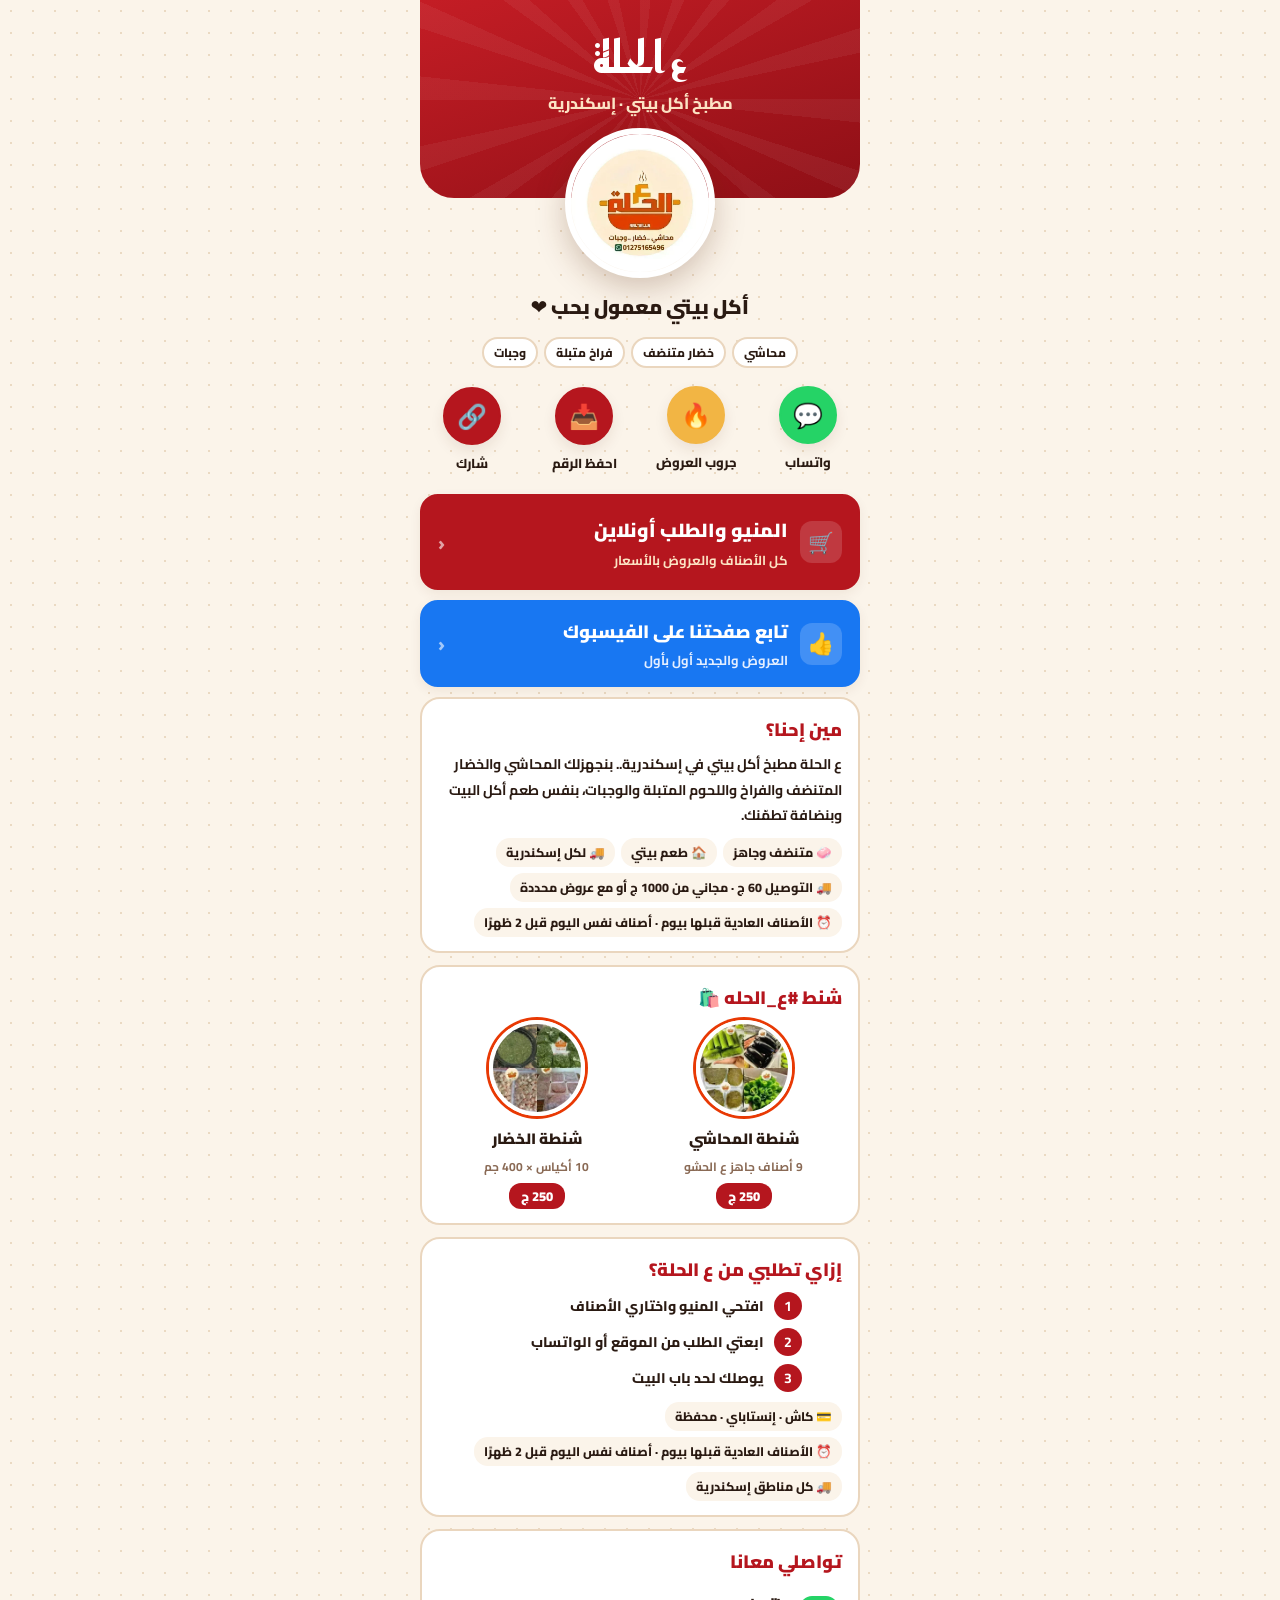
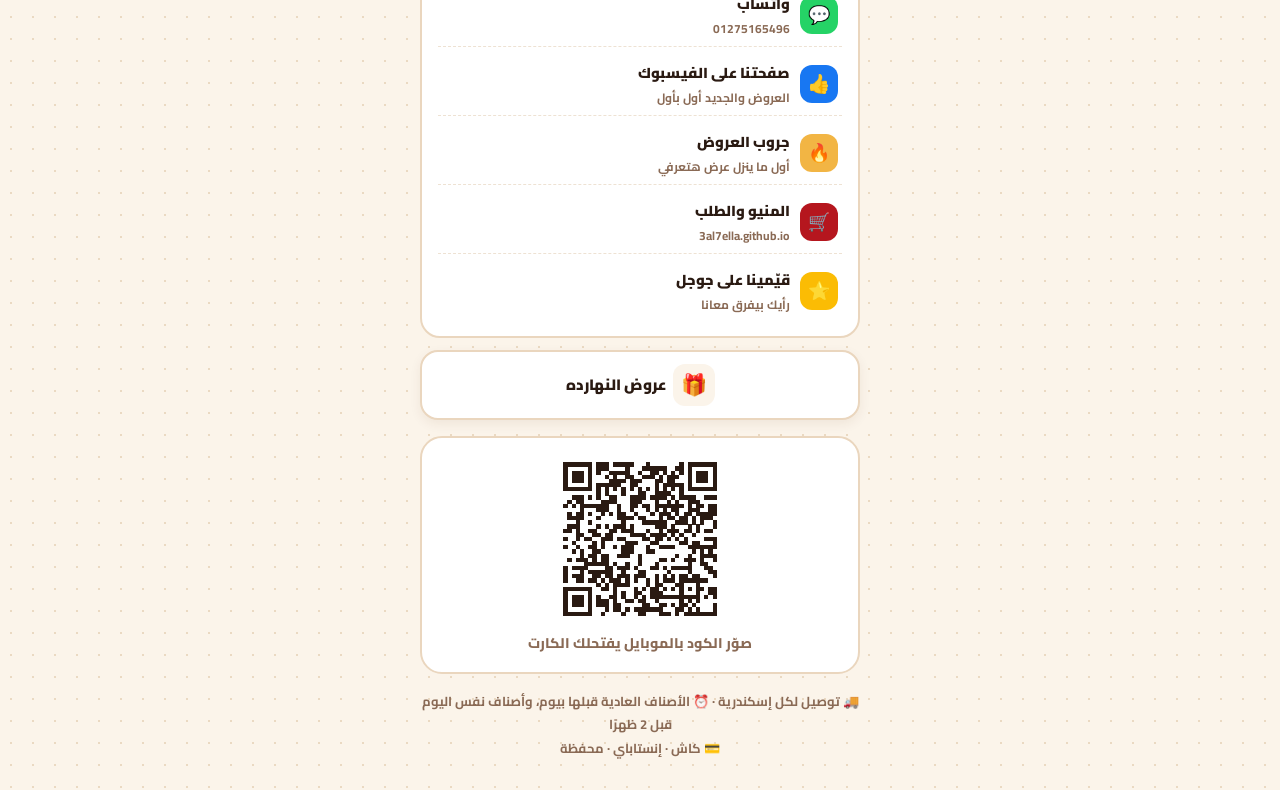
<file: card.html>
<!doctype html>
<html lang="ar" dir="rtl">
<head>
<meta charset="utf-8">
<meta name="viewport" content="width=device-width,initial-scale=1,viewport-fit=cover">
<title>ع الحلة | الكارت</title>
<meta name="description" content="ع الحلة · مطبخ أكل بيتي في إسكندرية · محاشي، خضار متنضف، فراخ متبلة ووجبات">
<meta property="og:title" content="ع الحلة · كارت التواصل">
<meta property="og:description" content="احفظ رقمنا واطلب أكل بيتي في إسكندرية">
<meta property="og:image" content="https://3al7ella.github.io/icon-512.webp">
<meta name="theme-color" content="#B5161E">
<link rel="icon" href="icon-512.webp">
<link href="https://fonts.googleapis.com/css2?family=Cairo:wght@600;800;900&family=Reem+Kufi:wght@600&display=swap" rel="stylesheet">
<style>
/* ===== الألوان (هوية ع الحلة) ===== */
:root{--red:#B5161E;--red2:#8E0F16;--org:#E83904;--gold:#F2B544;--cream:#FBF4EA;--brown:#2A1A12;--wa:#25D366}
*{margin:0;box-sizing:border-box;-webkit-tap-highlight-color:transparent}
body{direction:rtl;font-family:Cairo,system-ui,sans-serif;background:var(--cream) radial-gradient(#ead9c2 1.3px,transparent 1.5px) 0 0/22px 22px;color:var(--brown);min-height:100vh;display:flex;justify-content:center;padding:0 16px 30px}
.card{width:100%;max-width:440px}
.hero{background:linear-gradient(160deg,#C41D25,var(--red2));border-radius:0 0 34px 34px;padding:34px 20px 80px;text-align:center;color:#fff;position:relative;overflow:hidden}
.hero:before{content:"";position:absolute;inset:-50%;background:repeating-conic-gradient(#ffffff0d 0 6deg,transparent 6deg 18deg)}
.hero *{position:relative}
.hero h1{font-family:"Reem Kufi",Cairo;font-size:44px;font-weight:600;line-height:1.1}
.hero p{color:#FCE3C4;font-weight:800;font-size:16px;margin-top:6px}
.logo{width:150px;height:150px;border-radius:50%;margin:-70px auto 0;display:block;border:6px solid #fff;box-shadow:0 10px 30px #5a2a1040;background:#fff;position:relative;z-index:2;object-fit:cover}
.who{text-align:center;margin:10px 0 4px;font-weight:900;font-size:20px}
.who small{display:block;font-weight:700;font-size:14px;color:#8A6A55}
.tags{display:flex;flex-wrap:wrap;gap:6px;justify-content:center;margin:12px 0 18px}
.tags span,.tags a{background:#fff;border:2px solid #EAD6BE;border-radius:20px;padding:2px 10px;font-weight:800;font-size:12px;text-decoration:none;color:inherit}
.btn{display:flex;align-items:center;gap:12px;width:100%;border:0;cursor:pointer;font-family:inherit;text-decoration:none;color:var(--brown);background:#fff;border:2px solid #EAD6BE;border-radius:18px;padding:13px 16px;margin-bottom:10px;font-weight:900;font-size:17px;box-shadow:0 4px 12px #5a2a1012;transition:transform .12s}
.btn:active{transform:scale(.98)}
.btn i{font-style:normal;width:42px;height:42px;border-radius:12px;display:grid;place-items:center;font-size:21px;background:var(--cream);flex:none}
.btn small{display:block;font-weight:700;font-size:13px;color:#8A6A55}
.btn .ar{margin-right:auto;color:#CDB197;font-size:20px}
.main{background:var(--red);color:#fff;border-color:var(--red);font-size:19px;padding:16px}
.main i{background:#ffffff26}.main small{color:#FCE3C4}.main .ar{color:#fff9}
.wa{background:var(--wa);color:#fff;border-color:var(--wa)}.wa i{background:#ffffff2e}.wa small{color:#eafff1}.wa .ar{color:#fff9}
.fb{background:#1877F2;color:#fff;border-color:#1877F2;font-size:18px}.fb i{background:#ffffff2e}.fb small{color:#e3eeff}.fb .ar{color:#fff9}
.quick{display:grid;grid-template-columns:repeat(4,1fr);gap:8px;margin:4px 0 18px}
.quick a,.quick button{display:flex;flex-direction:column;align-items:center;gap:6px;background:none;border:0;font-family:inherit;font-weight:800;font-size:13px;color:var(--brown);text-decoration:none;cursor:pointer}
.quick b{width:58px;height:58px;border-radius:50%;display:grid;place-items:center;font-size:24px;background:#fff;border:2px solid #EAD6BE;box-shadow:0 6px 14px #5a2a1018}
.quick b.q-grp{background:#F2B544;border-color:#F2B544}
.quick b.q-wa{background:var(--wa);border-color:var(--wa)}
.quick button b{background:var(--red);border-color:var(--red)}
.quick a:active b,.quick button:active b{transform:scale(.94)}
.mn{background:#F2B544;color:#3A1505;border-color:#F2B544;font-size:18px}.mn i{background:#ffffff66}.mn small{color:#6b3d12}.mn .ar{color:#3A150588}
.mv{position:fixed;inset:0;z-index:8;background:var(--cream);overflow-y:auto;padding-bottom:calc(80px + env(safe-area-inset-bottom,0px))}
.mvh{position:sticky;top:0;z-index:2;display:flex;align-items:center;gap:12px;background:var(--red);color:#fff;padding:calc(12px + env(safe-area-inset-top,0px)) max(16px,env(safe-area-inset-right,0px)) 12px max(16px,env(safe-area-inset-left,0px));font-size:18px}
.mvh b{flex:1;text-align:center;margin-left:60px}.mvh .bk{color:#fff;text-decoration:none;font-weight:900}
.msrch{padding:10px max(16px,env(safe-area-inset-right,0px)) 0 max(16px,env(safe-area-inset-left,0px))}
.msrch input{width:100%;font:inherit;font-weight:700;font-size:16px;border:2px solid #EAD6BE;border-radius:14px;padding:10px 14px;background:#fff;color:var(--brown)}
.msrch input:focus{outline:none;border-color:var(--red)}
.mvc{display:flex;gap:8px;overflow-x:auto;padding:10px 16px;scrollbar-width:none;position:sticky;top:calc(52px + env(safe-area-inset-top,0px));z-index:1;background:var(--cream)}.mvc::-webkit-scrollbar{display:none}
.mvc a{flex:none;display:flex;align-items:center;gap:6px;text-decoration:none;color:var(--brown);background:#fff;border:2px solid #EAD6BE;border-radius:20px;padding:4px 12px;font-weight:900;font-size:14px}
.mvc a i{width:10px;height:10px;border-radius:50%;background:var(--c)}
.mvi{display:flex;flex-direction:column;gap:14px;max-width:560px;margin:0 auto;padding:4px max(12px,env(safe-area-inset-right,0px)) 0 max(12px,env(safe-area-inset-left,0px))}
.ms{background:#fff;border-radius:18px;overflow:hidden;border:2px solid #EFE2D2;scroll-margin-top:120px}
.ms h2{display:flex;align-items:center;gap:10px;margin:0;background:var(--t);color:var(--c);font-size:22px;font-weight:900;padding:12px 16px;border-bottom:3px solid var(--c)}
.ms h2 span{font-size:24px}
.mb{padding:4px 16px 12px}
.mb h3{display:flex;justify-content:space-between;align-items:center;gap:8px;margin:14px 0 2px;font-size:15px;font-weight:900;color:var(--c)}
.mb h3 em{font-style:normal;font-weight:700;font-size:12px;color:#8A6A55;background:var(--t);border-radius:10px;padding:1px 8px}
[hidden]{display:none!important}
.mr.gone{display:none!important}.pr.off .v{text-decoration:line-through;opacity:.4}
div.mr{display:flex;align-items:baseline;justify-content:space-between;gap:12px;padding:8px 0;border-bottom:1px dashed #EEE2D3}
div.mr:last-child{border-bottom:0}
.nm{font-weight:800;font-size:16px;color:var(--brown);min-width:0}
.nm small{display:block;font-weight:600;font-size:12px;color:#8A6A55}
.pr{font-weight:900;font-size:17px;color:var(--c);white-space:nowrap;font-variant-numeric:tabular-nums}
.pr .u{font-weight:700;font-size:11px;color:#8A6A55;margin-right:3px}
.mt{width:100%;border-collapse:collapse;margin-top:2px}
 .mt th{padding:0 0 4px;width:76px}.mt th:first-child{width:auto}
.mt th span{display:inline-block;background:var(--c);color:#fff;font-size:12px;font-weight:900;border-radius:10px;padding:2px 10px;white-space:nowrap}
.mt td{padding:8px 0;border-bottom:1px dashed #EEE2D3;text-align:center}
.mt td.nm{text-align:right}
.mt tbody tr:last-child td{border-bottom:0}
.mnone{text-align:center;font-weight:800;color:#8A6A55;padding:20px}
.mfoot{text-align:center;font-weight:700;font-size:13px;color:#8A6A55;margin:6px 0 10px}
.mhint{margin:8px max(16px,env(safe-area-inset-right,0px)) 0 max(16px,env(safe-area-inset-left,0px));background:#FFF4D6;border:2px dashed #F2B544;border-radius:12px;padding:6px 10px;font-weight:800;font-size:13px;text-align:center;color:#6b3d12}
.pr[data-id]{cursor:pointer;position:relative;border-radius:10px;padding:2px 8px;transition:background .15s}
div.mr .pr[data-id]{background:var(--t)}
.mt td.pr[data-id]{background:var(--t);border:3px solid #fff;border-radius:12px}
.pr[data-id]:active{transform:scale(.95)}
.pr[data-id]::after{content:"+";display:inline-block;margin-right:5px;width:18px;height:18px;line-height:18px;border-radius:50%;background:var(--c);color:#fff;font-size:14px;font-weight:900;text-align:center;vertical-align:middle}
.pr.in{background:var(--c)!important;color:#fff}.pr.in .u{color:#ffffffcc}
.pr.in::after{display:none}
.pr[data-id]{display:inline-flex;align-items:center;gap:5px;flex-wrap:wrap;justify-content:center}
.pr .qadd{border:0;border-radius:9px;background:var(--c);color:#fff;font:inherit;font-size:12px;font-weight:900;padding:4px 8px;cursor:pointer}
.pr .qctrl{display:none;align-items:center;gap:5px;margin-right:2px}
.pr.in .qctrl{display:inline-flex}
.pr .qctrl button{width:27px;height:27px;border:0;border-radius:8px;background:#fff;color:var(--c);font:inherit;font-size:18px;font-weight:900;line-height:1;cursor:pointer;touch-action:manipulation}
.pr .qctrl .qcount{min-width:30px;text-align:center;font-size:12px;font-weight:900;color:#fff;white-space:nowrap}
.pr.in .qadd{display:none}
.pr[data-id]:focus-visible{outline:3px solid #F2B544;outline-offset:2px}
.cbar{display:flex;gap:8px;width:100%}
.cbar .go{flex:1;border:0;font:inherit;font-weight:900;font-size:16px;background:var(--red);color:#fff;border-radius:16px;padding:10px 8px;cursor:pointer;line-height:1.3}
.cbar .go small{display:block;font-weight:700;font-size:13px;color:#FCE3C4}
.cbar .clr{border:2px solid #EAD6BE;background:#fff;color:var(--brown);border-radius:16px;width:52px;font-size:18px;font-weight:900;cursor:pointer}
.mvb.has a{display:none}
.mvb{position:fixed;bottom:0;left:0;right:0;display:flex;gap:10px;padding:10px max(16px,env(safe-area-inset-right,0px)) calc(10px + env(safe-area-inset-bottom,0px)) max(16px,env(safe-area-inset-left,0px));background:#fffdf8;border-top:2px solid #EAD6BE}
.mvb a{flex:1;text-align:center;text-decoration:none;color:#fff;font-weight:900;font-size:16px;border-radius:16px;padding:12px 6px}.mvb .w{background:var(--wa)}.mvb .s{background:var(--red)}
.ab2{background:#fff;border:2px solid #EAD6BE;border-radius:20px;padding:14px 16px;margin-bottom:12px}
.ab2 h2{font-size:18px;font-weight:900;color:var(--red);margin-bottom:6px}
.ab2 p{font-weight:700;font-size:14px;line-height:1.8;color:var(--brown)}
.why{display:flex;flex-wrap:wrap;gap:6px;margin-top:10px}.why span{background:var(--cream);border-radius:14px;padding:3px 10px;font-weight:800;font-size:12.5px}
.bags{display:grid;grid-template-columns:1fr 1fr;gap:10px}
.bags a{display:flex;flex-direction:column;align-items:center;text-align:center;text-decoration:none;color:var(--brown);gap:2px}
.bags img{width:96px;height:96px;border-radius:50%;object-fit:cover;border:4px solid #fff;box-shadow:0 0 0 3px #E83904}
.bags b{margin-top:6px;font-weight:900;font-size:15px}.bags small{font-size:12px;color:#8A6A55;font-weight:700}
.bags em{font-style:normal;background:var(--red);color:#fff;font-weight:900;font-size:13px;border-radius:12px;padding:1px 12px;margin-top:3px}
.steps{list-style:none;display:flex;flex-direction:column;gap:8px}.steps li{display:flex;align-items:center;gap:10px;font-weight:800;font-size:14px}
.steps b{flex:none;width:28px;height:28px;border-radius:50%;background:var(--red);color:#fff;display:grid;place-items:center;font-size:14px}
.ct{display:flex;flex-direction:column;gap:6px}.ct a{display:flex;align-items:center;gap:10px;text-decoration:none;color:var(--brown);padding:6px 4px;border-bottom:1px dashed #EEE2D3}.ct a:last-child{border-bottom:0}
.ct i{flex:none;font-style:normal;width:38px;height:38px;border-radius:12px;display:grid;place-items:center;font-size:18px}
.ct b{display:block;font-weight:900;font-size:14.5px}.ct small{display:block;font-size:12px;color:#8A6A55;font-weight:700}
.row{display:grid;grid-template-columns:1fr 1fr;gap:10px}
.row .btn{flex-direction:column;text-align:center;gap:6px;padding:12px 8px;font-size:15px}
.row .btn .ar{display:none}
.row .full{grid-column:1/3;flex-direction:row;justify-content:center}
.qr{background:#fff;border:2px solid #EAD6BE;border-radius:22px;padding:16px;text-align:center;margin-top:6px}
.qr #q{display:block;margin:0 auto}
.qr p{font-weight:800;font-size:14px;color:#8A6A55;margin-top:6px}
.info{text-align:center;font-weight:700;font-size:13px;color:#8A6A55;margin-top:16px;line-height:1.8}
.toast{position:fixed;bottom:24px;left:50%;transform:translateX(-50%) translateY(120px);background:var(--brown);color:#fff;padding:10px 20px;border-radius:30px;font-weight:800;transition:.3s;z-index:9;opacity:0}
.toast.on{transform:translateX(-50%) translateY(0);opacity:1}
</style>
</head>
<body>

<div class="card">
  <div class="hero">
    <h1>ع الحلة</h1>
    <p>مطبخ أكل بيتي · إسكندرية</p>
  </div>
  <!-- الصورة: غيّر icon-512.webp لو عاوز صورة تانية -->
  <img class="logo" src="icon-512.webp" alt="لوجو ع الحلة">
  <div class="who">أكل بيتي معمول بحب ❤️</div>
  <div class="tags"><a href="index.html?src=card-menu#c-mah">محاشي</a><a href="index.html?src=card-menu#c-veg">خضار متنضف</a><a href="index.html?src=card-menu#c-prep">فراخ متبلة</a><a href="index.html?src=card-menu#c-meal">وجبات</a></div>

  

  <div class="quick">
    <a href="https://wa.me/201275165496?text=%D8%A3%D9%87%D9%84%D8%A7%D9%8B%20%D8%B9%20%D8%A7%D9%84%D8%AD%D9%84%D8%A9%20%F0%9F%91%8B" target="_blank" rel="noopener"><b class="q-wa">💬</b>واتساب</a>
    <a href="https://chat.whatsapp.com/FTyRn4mrCAN8ObW6lknmHV?s=cl&amp;p=a&amp;iam=2" target="_blank" rel="noopener"><b class="q-grp">🔥</b>جروب العروض</a>
    <button id="save"><b>📥</b>احفظ الرقم</button>
    <button id="share"><b>🔗</b>شارك</button>
  </div>

  <a class="btn main" href="index.html?src=card"><i>🛒</i><div>المنيو والطلب أونلاين<small>كل الأصناف والعروض بالأسعار</small></div><span class="ar">‹</span></a>
  <a class="btn fb" href="https://www.facebook.com/share/1DxFPpmQYq/" target="_blank" rel="noopener"><i>👍</i><div>تابع صفحتنا على الفيسبوك<small>العروض والجديد أول بأول</small></div><span class="ar">‹</span></a>
  <section class="ab2">
   <h2>مين إحنا؟</h2>
   <p>ع الحلة مطبخ أكل بيتي في إسكندرية.. بنجهزلك المحاشي والخضار المتنضف والفراخ واللحوم المتبلة والوجبات، بنفس طعم أكل البيت وبنضافة تطمّنك.</p>
   <div class="why"><span>🧼 متنضف وجاهز</span><span>🏠 طعم بيتي</span><span>🚚 لكل إسكندرية</span><span>🚚 التوصيل 60 ج · مجاني من 1000 ج أو مع عروض محددة</span><span>⏰ الأصناف العادية قبلها بيوم · أصناف نفس اليوم قبل 2 ظهرًا</span></div>
  </section>
  <section class="ab2">
   <h2>شنط #ع_الحله 🛍️</h2>
   <div class="bags">
    <a href="index.html?src=card-bag#offers"><img src="bag-mahshi.webp" alt="شنطة المحاشي" loading="lazy"><b>شنطة المحاشي</b><small>9 أصناف جاهز ع الحشو</small><em>250 ج</em></a>
    <a href="index.html?src=card-bag#offers"><img src="bag-veg.webp" alt="شنطة الخضار" loading="lazy"><b>شنطة الخضار</b><small>10 أكياس × 400 جم</small><em>250 ج</em></a>
   </div>
  </section>
  <section class="ab2">
   <h2>إزاي تطلبي من ع الحلة؟</h2>
   <ol class="steps"><li><b>1</b><span>افتحي المنيو واختاري الأصناف</span></li><li><b>2</b><span>ابعتي الطلب من الموقع أو الواتساب</span></li><li><b>3</b><span>يوصلك لحد باب البيت</span></li></ol>
   <div class="why"><span>💳 كاش · إنستاباي · محفظة</span><span>⏰ الأصناف العادية قبلها بيوم · أصناف نفس اليوم قبل 2 ظهرًا</span><span>🚚 كل مناطق إسكندرية</span></div>
  </section>
  <section class="ab2">
   <h2>تواصلي معانا</h2>
   <div class="ct">
    <a href="https://wa.me/201275165496" target="_blank" rel="noopener"><i style="background:#25D366">💬</i><span><b>واتساب</b><small dir="ltr">01275165496</small></span></a>
    <a href="https://www.facebook.com/share/1DxFPpmQYq/" target="_blank" rel="noopener"><i style="background:#1877F2">👍</i><span><b>صفحتنا على الفيسبوك</b><small>العروض والجديد أول بأول</small></span></a>
    <a href="https://chat.whatsapp.com/FTyRn4mrCAN8ObW6lknmHV?s=cl&amp;p=a&amp;iam=2" target="_blank" rel="noopener"><i style="background:#F2B544">🔥</i><span><b>جروب العروض</b><small>أول ما ينزل عرض هتعرفي</small></span></a>
    <a href="index.html?src=card"><i style="background:#B5161E">🛒</i><span><b>المنيو والطلب</b><small>3al7ella.github.io</small></span></a>
    <a href="https://g.page/r/CT-4UMLtgxyFEBM/review" target="_blank" rel="noopener"><i style="background:#FBBC04">⭐</i><span><b>قيّمينا على جوجل</b><small>رأيك بيفرق معانا</small></span></a>
   </div>
  </section>
  <div class="row">
    <a class="btn full" href="index.html?src=card#offers"><i>🎁</i>عروض النهارده</a>
  </div>

  <div class="qr"><svg viewBox="-2 -2 41 41" width="170" height="170" id="q" shape-rendering="crispEdges"><rect x="-2" y="-2" width="41" height="41" fill="#fff"/><g fill="#2A1A12"><rect x="0" y="0" width="1.02" height="1.02"/><rect x="1" y="0" width="1.02" height="1.02"/><rect x="2" y="0" width="1.02" height="1.02"/><rect x="3" y="0" width="1.02" height="1.02"/><rect x="4" y="0" width="1.02" height="1.02"/><rect x="5" y="0" width="1.02" height="1.02"/><rect x="6" y="0" width="1.02" height="1.02"/><rect x="8" y="0" width="1.02" height="1.02"/><rect x="9" y="0" width="1.02" height="1.02"/><rect x="10" y="0" width="1.02" height="1.02"/><rect x="12" y="0" width="1.02" height="1.02"/><rect x="13" y="0" width="1.02" height="1.02"/><rect x="14" y="0" width="1.02" height="1.02"/><rect x="15" y="0" width="1.02" height="1.02"/><rect x="16" y="0" width="1.02" height="1.02"/><rect x="20" y="0" width="1.02" height="1.02"/><rect x="28" y="0" width="1.02" height="1.02"/><rect x="30" y="0" width="1.02" height="1.02"/><rect x="31" y="0" width="1.02" height="1.02"/><rect x="32" y="0" width="1.02" height="1.02"/><rect x="33" y="0" width="1.02" height="1.02"/><rect x="34" y="0" width="1.02" height="1.02"/><rect x="35" y="0" width="1.02" height="1.02"/><rect x="36" y="0" width="1.02" height="1.02"/><rect x="0" y="1" width="1.02" height="1.02"/><rect x="6" y="1" width="1.02" height="1.02"/><rect x="8" y="1" width="1.02" height="1.02"/><rect x="9" y="1" width="1.02" height="1.02"/><rect x="10" y="1" width="1.02" height="1.02"/><rect x="15" y="1" width="1.02" height="1.02"/><rect x="19" y="1" width="1.02" height="1.02"/><rect x="20" y="1" width="1.02" height="1.02"/><rect x="21" y="1" width="1.02" height="1.02"/><rect x="22" y="1" width="1.02" height="1.02"/><rect x="23" y="1" width="1.02" height="1.02"/><rect x="24" y="1" width="1.02" height="1.02"/><rect x="27" y="1" width="1.02" height="1.02"/><rect x="28" y="1" width="1.02" height="1.02"/><rect x="30" y="1" width="1.02" height="1.02"/><rect x="36" y="1" width="1.02" height="1.02"/><rect x="0" y="2" width="1.02" height="1.02"/><rect x="2" y="2" width="1.02" height="1.02"/><rect x="3" y="2" width="1.02" height="1.02"/><rect x="4" y="2" width="1.02" height="1.02"/><rect x="6" y="2" width="1.02" height="1.02"/><rect x="8" y="2" width="1.02" height="1.02"/><rect x="11" y="2" width="1.02" height="1.02"/><rect x="12" y="2" width="1.02" height="1.02"/><rect x="13" y="2" width="1.02" height="1.02"/><rect x="14" y="2" width="1.02" height="1.02"/><rect x="15" y="2" width="1.02" height="1.02"/><rect x="18" y="2" width="1.02" height="1.02"/><rect x="21" y="2" width="1.02" height="1.02"/><rect x="22" y="2" width="1.02" height="1.02"/><rect x="24" y="2" width="1.02" height="1.02"/><rect x="26" y="2" width="1.02" height="1.02"/><rect x="28" y="2" width="1.02" height="1.02"/><rect x="30" y="2" width="1.02" height="1.02"/><rect x="32" y="2" width="1.02" height="1.02"/><rect x="33" y="2" width="1.02" height="1.02"/><rect x="34" y="2" width="1.02" height="1.02"/><rect x="36" y="2" width="1.02" height="1.02"/><rect x="0" y="3" width="1.02" height="1.02"/><rect x="2" y="3" width="1.02" height="1.02"/><rect x="3" y="3" width="1.02" height="1.02"/><rect x="4" y="3" width="1.02" height="1.02"/><rect x="6" y="3" width="1.02" height="1.02"/><rect x="10" y="3" width="1.02" height="1.02"/><rect x="12" y="3" width="1.02" height="1.02"/><rect x="15" y="3" width="1.02" height="1.02"/><rect x="16" y="3" width="1.02" height="1.02"/><rect x="19" y="3" width="1.02" height="1.02"/><rect x="20" y="3" width="1.02" height="1.02"/><rect x="21" y="3" width="1.02" height="1.02"/><rect x="23" y="3" width="1.02" height="1.02"/><rect x="25" y="3" width="1.02" height="1.02"/><rect x="26" y="3" width="1.02" height="1.02"/><rect x="27" y="3" width="1.02" height="1.02"/><rect x="30" y="3" width="1.02" height="1.02"/><rect x="32" y="3" width="1.02" height="1.02"/><rect x="33" y="3" width="1.02" height="1.02"/><rect x="34" y="3" width="1.02" height="1.02"/><rect x="36" y="3" width="1.02" height="1.02"/><rect x="0" y="4" width="1.02" height="1.02"/><rect x="2" y="4" width="1.02" height="1.02"/><rect x="3" y="4" width="1.02" height="1.02"/><rect x="4" y="4" width="1.02" height="1.02"/><rect x="6" y="4" width="1.02" height="1.02"/><rect x="11" y="4" width="1.02" height="1.02"/><rect x="12" y="4" width="1.02" height="1.02"/><rect x="13" y="4" width="1.02" height="1.02"/><rect x="14" y="4" width="1.02" height="1.02"/><rect x="16" y="4" width="1.02" height="1.02"/><rect x="17" y="4" width="1.02" height="1.02"/><rect x="18" y="4" width="1.02" height="1.02"/><rect x="22" y="4" width="1.02" height="1.02"/><rect x="23" y="4" width="1.02" height="1.02"/><rect x="25" y="4" width="1.02" height="1.02"/><rect x="26" y="4" width="1.02" height="1.02"/><rect x="30" y="4" width="1.02" height="1.02"/><rect x="32" y="4" width="1.02" height="1.02"/><rect x="33" y="4" width="1.02" height="1.02"/><rect x="34" y="4" width="1.02" height="1.02"/><rect x="36" y="4" width="1.02" height="1.02"/><rect x="0" y="5" width="1.02" height="1.02"/><rect x="6" y="5" width="1.02" height="1.02"/><rect x="8" y="5" width="1.02" height="1.02"/><rect x="9" y="5" width="1.02" height="1.02"/><rect x="10" y="5" width="1.02" height="1.02"/><rect x="11" y="5" width="1.02" height="1.02"/><rect x="12" y="5" width="1.02" height="1.02"/><rect x="13" y="5" width="1.02" height="1.02"/><rect x="16" y="5" width="1.02" height="1.02"/><rect x="17" y="5" width="1.02" height="1.02"/><rect x="22" y="5" width="1.02" height="1.02"/><rect x="24" y="5" width="1.02" height="1.02"/><rect x="25" y="5" width="1.02" height="1.02"/><rect x="26" y="5" width="1.02" height="1.02"/><rect x="27" y="5" width="1.02" height="1.02"/><rect x="28" y="5" width="1.02" height="1.02"/><rect x="30" y="5" width="1.02" height="1.02"/><rect x="36" y="5" width="1.02" height="1.02"/><rect x="0" y="6" width="1.02" height="1.02"/><rect x="1" y="6" width="1.02" height="1.02"/><rect x="2" y="6" width="1.02" height="1.02"/><rect x="3" y="6" width="1.02" height="1.02"/><rect x="4" y="6" width="1.02" height="1.02"/><rect x="5" y="6" width="1.02" height="1.02"/><rect x="6" y="6" width="1.02" height="1.02"/><rect x="8" y="6" width="1.02" height="1.02"/><rect x="10" y="6" width="1.02" height="1.02"/><rect x="12" y="6" width="1.02" height="1.02"/><rect x="14" y="6" width="1.02" height="1.02"/><rect x="16" y="6" width="1.02" height="1.02"/><rect x="18" y="6" width="1.02" height="1.02"/><rect x="20" y="6" width="1.02" height="1.02"/><rect x="22" y="6" width="1.02" height="1.02"/><rect x="24" y="6" width="1.02" height="1.02"/><rect x="26" y="6" width="1.02" height="1.02"/><rect x="28" y="6" width="1.02" height="1.02"/><rect x="30" y="6" width="1.02" height="1.02"/><rect x="31" y="6" width="1.02" height="1.02"/><rect x="32" y="6" width="1.02" height="1.02"/><rect x="33" y="6" width="1.02" height="1.02"/><rect x="34" y="6" width="1.02" height="1.02"/><rect x="35" y="6" width="1.02" height="1.02"/><rect x="36" y="6" width="1.02" height="1.02"/><rect x="8" y="7" width="1.02" height="1.02"/><rect x="10" y="7" width="1.02" height="1.02"/><rect x="14" y="7" width="1.02" height="1.02"/><rect x="18" y="7" width="1.02" height="1.02"/><rect x="19" y="7" width="1.02" height="1.02"/><rect x="22" y="7" width="1.02" height="1.02"/><rect x="23" y="7" width="1.02" height="1.02"/><rect x="24" y="7" width="1.02" height="1.02"/><rect x="25" y="7" width="1.02" height="1.02"/><rect x="28" y="7" width="1.02" height="1.02"/><rect x="2" y="8" width="1.02" height="1.02"/><rect x="3" y="8" width="1.02" height="1.02"/><rect x="4" y="8" width="1.02" height="1.02"/><rect x="6" y="8" width="1.02" height="1.02"/><rect x="8" y="8" width="1.02" height="1.02"/><rect x="11" y="8" width="1.02" height="1.02"/><rect x="12" y="8" width="1.02" height="1.02"/><rect x="16" y="8" width="1.02" height="1.02"/><rect x="17" y="8" width="1.02" height="1.02"/><rect x="18" y="8" width="1.02" height="1.02"/><rect x="19" y="8" width="1.02" height="1.02"/><rect x="21" y="8" width="1.02" height="1.02"/><rect x="22" y="8" width="1.02" height="1.02"/><rect x="23" y="8" width="1.02" height="1.02"/><rect x="24" y="8" width="1.02" height="1.02"/><rect x="26" y="8" width="1.02" height="1.02"/><rect x="28" y="8" width="1.02" height="1.02"/><rect x="29" y="8" width="1.02" height="1.02"/><rect x="30" y="8" width="1.02" height="1.02"/><rect x="31" y="8" width="1.02" height="1.02"/><rect x="34" y="8" width="1.02" height="1.02"/><rect x="35" y="8" width="1.02" height="1.02"/><rect x="36" y="8" width="1.02" height="1.02"/><rect x="1" y="9" width="1.02" height="1.02"/><rect x="3" y="9" width="1.02" height="1.02"/><rect x="4" y="9" width="1.02" height="1.02"/><rect x="9" y="9" width="1.02" height="1.02"/><rect x="10" y="9" width="1.02" height="1.02"/><rect x="11" y="9" width="1.02" height="1.02"/><rect x="12" y="9" width="1.02" height="1.02"/><rect x="16" y="9" width="1.02" height="1.02"/><rect x="17" y="9" width="1.02" height="1.02"/><rect x="18" y="9" width="1.02" height="1.02"/><rect x="22" y="9" width="1.02" height="1.02"/><rect x="25" y="9" width="1.02" height="1.02"/><rect x="27" y="9" width="1.02" height="1.02"/><rect x="30" y="9" width="1.02" height="1.02"/><rect x="31" y="9" width="1.02" height="1.02"/><rect x="32" y="9" width="1.02" height="1.02"/><rect x="0" y="10" width="1.02" height="1.02"/><rect x="2" y="10" width="1.02" height="1.02"/><rect x="4" y="10" width="1.02" height="1.02"/><rect x="5" y="10" width="1.02" height="1.02"/><rect x="6" y="10" width="1.02" height="1.02"/><rect x="7" y="10" width="1.02" height="1.02"/><rect x="8" y="10" width="1.02" height="1.02"/><rect x="9" y="10" width="1.02" height="1.02"/><rect x="10" y="10" width="1.02" height="1.02"/><rect x="13" y="10" width="1.02" height="1.02"/><rect x="16" y="10" width="1.02" height="1.02"/><rect x="17" y="10" width="1.02" height="1.02"/><rect x="19" y="10" width="1.02" height="1.02"/><rect x="20" y="10" width="1.02" height="1.02"/><rect x="22" y="10" width="1.02" height="1.02"/><rect x="23" y="10" width="1.02" height="1.02"/><rect x="24" y="10" width="1.02" height="1.02"/><rect x="25" y="10" width="1.02" height="1.02"/><rect x="26" y="10" width="1.02" height="1.02"/><rect x="27" y="10" width="1.02" height="1.02"/><rect x="28" y="10" width="1.02" height="1.02"/><rect x="30" y="10" width="1.02" height="1.02"/><rect x="32" y="10" width="1.02" height="1.02"/><rect x="33" y="10" width="1.02" height="1.02"/><rect x="35" y="10" width="1.02" height="1.02"/><rect x="36" y="10" width="1.02" height="1.02"/><rect x="4" y="11" width="1.02" height="1.02"/><rect x="8" y="11" width="1.02" height="1.02"/><rect x="9" y="11" width="1.02" height="1.02"/><rect x="10" y="11" width="1.02" height="1.02"/><rect x="13" y="11" width="1.02" height="1.02"/><rect x="16" y="11" width="1.02" height="1.02"/><rect x="20" y="11" width="1.02" height="1.02"/><rect x="22" y="11" width="1.02" height="1.02"/><rect x="24" y="11" width="1.02" height="1.02"/><rect x="26" y="11" width="1.02" height="1.02"/><rect x="27" y="11" width="1.02" height="1.02"/><rect x="30" y="11" width="1.02" height="1.02"/><rect x="31" y="11" width="1.02" height="1.02"/><rect x="32" y="11" width="1.02" height="1.02"/><rect x="35" y="11" width="1.02" height="1.02"/><rect x="36" y="11" width="1.02" height="1.02"/><rect x="1" y="12" width="1.02" height="1.02"/><rect x="3" y="12" width="1.02" height="1.02"/><rect x="4" y="12" width="1.02" height="1.02"/><rect x="6" y="12" width="1.02" height="1.02"/><rect x="9" y="12" width="1.02" height="1.02"/><rect x="11" y="12" width="1.02" height="1.02"/><rect x="13" y="12" width="1.02" height="1.02"/><rect x="14" y="12" width="1.02" height="1.02"/><rect x="17" y="12" width="1.02" height="1.02"/><rect x="21" y="12" width="1.02" height="1.02"/><rect x="23" y="12" width="1.02" height="1.02"/><rect x="24" y="12" width="1.02" height="1.02"/><rect x="25" y="12" width="1.02" height="1.02"/><rect x="27" y="12" width="1.02" height="1.02"/><rect x="29" y="12" width="1.02" height="1.02"/><rect x="30" y="12" width="1.02" height="1.02"/><rect x="32" y="12" width="1.02" height="1.02"/><rect x="33" y="12" width="1.02" height="1.02"/><rect x="34" y="12" width="1.02" height="1.02"/><rect x="35" y="12" width="1.02" height="1.02"/><rect x="36" y="12" width="1.02" height="1.02"/><rect x="1" y="13" width="1.02" height="1.02"/><rect x="2" y="13" width="1.02" height="1.02"/><rect x="3" y="13" width="1.02" height="1.02"/><rect x="4" y="13" width="1.02" height="1.02"/><rect x="8" y="13" width="1.02" height="1.02"/><rect x="13" y="13" width="1.02" height="1.02"/><rect x="14" y="13" width="1.02" height="1.02"/><rect x="15" y="13" width="1.02" height="1.02"/><rect x="16" y="13" width="1.02" height="1.02"/><rect x="18" y="13" width="1.02" height="1.02"/><rect x="19" y="13" width="1.02" height="1.02"/><rect x="23" y="13" width="1.02" height="1.02"/><rect x="25" y="13" width="1.02" height="1.02"/><rect x="26" y="13" width="1.02" height="1.02"/><rect x="28" y="13" width="1.02" height="1.02"/><rect x="29" y="13" width="1.02" height="1.02"/><rect x="31" y="13" width="1.02" height="1.02"/><rect x="33" y="13" width="1.02" height="1.02"/><rect x="34" y="13" width="1.02" height="1.02"/><rect x="35" y="13" width="1.02" height="1.02"/><rect x="3" y="14" width="1.02" height="1.02"/><rect x="6" y="14" width="1.02" height="1.02"/><rect x="14" y="14" width="1.02" height="1.02"/><rect x="19" y="14" width="1.02" height="1.02"/><rect x="20" y="14" width="1.02" height="1.02"/><rect x="21" y="14" width="1.02" height="1.02"/><rect x="22" y="14" width="1.02" height="1.02"/><rect x="23" y="14" width="1.02" height="1.02"/><rect x="24" y="14" width="1.02" height="1.02"/><rect x="27" y="14" width="1.02" height="1.02"/><rect x="28" y="14" width="1.02" height="1.02"/><rect x="29" y="14" width="1.02" height="1.02"/><rect x="31" y="14" width="1.02" height="1.02"/><rect x="33" y="14" width="1.02" height="1.02"/><rect x="36" y="14" width="1.02" height="1.02"/><rect x="1" y="15" width="1.02" height="1.02"/><rect x="2" y="15" width="1.02" height="1.02"/><rect x="3" y="15" width="1.02" height="1.02"/><rect x="8" y="15" width="1.02" height="1.02"/><rect x="10" y="15" width="1.02" height="1.02"/><rect x="12" y="15" width="1.02" height="1.02"/><rect x="13" y="15" width="1.02" height="1.02"/><rect x="14" y="15" width="1.02" height="1.02"/><rect x="16" y="15" width="1.02" height="1.02"/><rect x="22" y="15" width="1.02" height="1.02"/><rect x="23" y="15" width="1.02" height="1.02"/><rect x="24" y="15" width="1.02" height="1.02"/><rect x="26" y="15" width="1.02" height="1.02"/><rect x="30" y="15" width="1.02" height="1.02"/><rect x="32" y="15" width="1.02" height="1.02"/><rect x="36" y="15" width="1.02" height="1.02"/><rect x="0" y="16" width="1.02" height="1.02"/><rect x="1" y="16" width="1.02" height="1.02"/><rect x="3" y="16" width="1.02" height="1.02"/><rect x="6" y="16" width="1.02" height="1.02"/><rect x="7" y="16" width="1.02" height="1.02"/><rect x="11" y="16" width="1.02" height="1.02"/><rect x="12" y="16" width="1.02" height="1.02"/><rect x="14" y="16" width="1.02" height="1.02"/><rect x="15" y="16" width="1.02" height="1.02"/><rect x="16" y="16" width="1.02" height="1.02"/><rect x="20" y="16" width="1.02" height="1.02"/><rect x="23" y="16" width="1.02" height="1.02"/><rect x="25" y="16" width="1.02" height="1.02"/><rect x="26" y="16" width="1.02" height="1.02"/><rect x="27" y="16" width="1.02" height="1.02"/><rect x="29" y="16" width="1.02" height="1.02"/><rect x="30" y="16" width="1.02" height="1.02"/><rect x="32" y="16" width="1.02" height="1.02"/><rect x="34" y="16" width="1.02" height="1.02"/><rect x="35" y="16" width="1.02" height="1.02"/><rect x="3" y="17" width="1.02" height="1.02"/><rect x="4" y="17" width="1.02" height="1.02"/><rect x="7" y="17" width="1.02" height="1.02"/><rect x="8" y="17" width="1.02" height="1.02"/><rect x="10" y="17" width="1.02" height="1.02"/><rect x="11" y="17" width="1.02" height="1.02"/><rect x="16" y="17" width="1.02" height="1.02"/><rect x="17" y="17" width="1.02" height="1.02"/><rect x="18" y="17" width="1.02" height="1.02"/><rect x="19" y="17" width="1.02" height="1.02"/><rect x="21" y="17" width="1.02" height="1.02"/><rect x="22" y="17" width="1.02" height="1.02"/><rect x="23" y="17" width="1.02" height="1.02"/><rect x="24" y="17" width="1.02" height="1.02"/><rect x="26" y="17" width="1.02" height="1.02"/><rect x="28" y="17" width="1.02" height="1.02"/><rect x="31" y="17" width="1.02" height="1.02"/><rect x="0" y="18" width="1.02" height="1.02"/><rect x="3" y="18" width="1.02" height="1.02"/><rect x="5" y="18" width="1.02" height="1.02"/><rect x="6" y="18" width="1.02" height="1.02"/><rect x="9" y="18" width="1.02" height="1.02"/><rect x="10" y="18" width="1.02" height="1.02"/><rect x="11" y="18" width="1.02" height="1.02"/><rect x="13" y="18" width="1.02" height="1.02"/><rect x="14" y="18" width="1.02" height="1.02"/><rect x="19" y="18" width="1.02" height="1.02"/><rect x="20" y="18" width="1.02" height="1.02"/><rect x="22" y="18" width="1.02" height="1.02"/><rect x="23" y="18" width="1.02" height="1.02"/><rect x="25" y="18" width="1.02" height="1.02"/><rect x="27" y="18" width="1.02" height="1.02"/><rect x="29" y="18" width="1.02" height="1.02"/><rect x="34" y="18" width="1.02" height="1.02"/><rect x="35" y="18" width="1.02" height="1.02"/><rect x="36" y="18" width="1.02" height="1.02"/><rect x="2" y="19" width="1.02" height="1.02"/><rect x="7" y="19" width="1.02" height="1.02"/><rect x="9" y="19" width="1.02" height="1.02"/><rect x="15" y="19" width="1.02" height="1.02"/><rect x="16" y="19" width="1.02" height="1.02"/><rect x="17" y="19" width="1.02" height="1.02"/><rect x="21" y="19" width="1.02" height="1.02"/><rect x="22" y="19" width="1.02" height="1.02"/><rect x="28" y="19" width="1.02" height="1.02"/><rect x="29" y="19" width="1.02" height="1.02"/><rect x="31" y="19" width="1.02" height="1.02"/><rect x="32" y="19" width="1.02" height="1.02"/><rect x="36" y="19" width="1.02" height="1.02"/><rect x="0" y="20" width="1.02" height="1.02"/><rect x="3" y="20" width="1.02" height="1.02"/><rect x="6" y="20" width="1.02" height="1.02"/><rect x="7" y="20" width="1.02" height="1.02"/><rect x="9" y="20" width="1.02" height="1.02"/><rect x="12" y="20" width="1.02" height="1.02"/><rect x="14" y="20" width="1.02" height="1.02"/><rect x="15" y="20" width="1.02" height="1.02"/><rect x="16" y="20" width="1.02" height="1.02"/><rect x="20" y="20" width="1.02" height="1.02"/><rect x="23" y="20" width="1.02" height="1.02"/><rect x="24" y="20" width="1.02" height="1.02"/><rect x="25" y="20" width="1.02" height="1.02"/><rect x="26" y="20" width="1.02" height="1.02"/><rect x="30" y="20" width="1.02" height="1.02"/><rect x="31" y="20" width="1.02" height="1.02"/><rect x="32" y="20" width="1.02" height="1.02"/><rect x="33" y="20" width="1.02" height="1.02"/><rect x="34" y="20" width="1.02" height="1.02"/><rect x="35" y="20" width="1.02" height="1.02"/><rect x="36" y="20" width="1.02" height="1.02"/><rect x="2" y="21" width="1.02" height="1.02"/><rect x="4" y="21" width="1.02" height="1.02"/><rect x="7" y="21" width="1.02" height="1.02"/><rect x="8" y="21" width="1.02" height="1.02"/><rect x="14" y="21" width="1.02" height="1.02"/><rect x="15" y="21" width="1.02" height="1.02"/><rect x="16" y="21" width="1.02" height="1.02"/><rect x="20" y="21" width="1.02" height="1.02"/><rect x="21" y="21" width="1.02" height="1.02"/><rect x="31" y="21" width="1.02" height="1.02"/><rect x="33" y="21" width="1.02" height="1.02"/><rect x="35" y="21" width="1.02" height="1.02"/><rect x="4" y="22" width="1.02" height="1.02"/><rect x="6" y="22" width="1.02" height="1.02"/><rect x="7" y="22" width="1.02" height="1.02"/><rect x="9" y="22" width="1.02" height="1.02"/><rect x="10" y="22" width="1.02" height="1.02"/><rect x="13" y="22" width="1.02" height="1.02"/><rect x="14" y="22" width="1.02" height="1.02"/><rect x="15" y="22" width="1.02" height="1.02"/><rect x="18" y="22" width="1.02" height="1.02"/><rect x="27" y="22" width="1.02" height="1.02"/><rect x="30" y="22" width="1.02" height="1.02"/><rect x="33" y="22" width="1.02" height="1.02"/><rect x="34" y="22" width="1.02" height="1.02"/><rect x="35" y="22" width="1.02" height="1.02"/><rect x="36" y="22" width="1.02" height="1.02"/><rect x="1" y="23" width="1.02" height="1.02"/><rect x="3" y="23" width="1.02" height="1.02"/><rect x="4" y="23" width="1.02" height="1.02"/><rect x="5" y="23" width="1.02" height="1.02"/><rect x="7" y="23" width="1.02" height="1.02"/><rect x="9" y="23" width="1.02" height="1.02"/><rect x="10" y="23" width="1.02" height="1.02"/><rect x="18" y="23" width="1.02" height="1.02"/><rect x="23" y="23" width="1.02" height="1.02"/><rect x="24" y="23" width="1.02" height="1.02"/><rect x="26" y="23" width="1.02" height="1.02"/><rect x="29" y="23" width="1.02" height="1.02"/><rect x="30" y="23" width="1.02" height="1.02"/><rect x="31" y="23" width="1.02" height="1.02"/><rect x="33" y="23" width="1.02" height="1.02"/><rect x="36" y="23" width="1.02" height="1.02"/><rect x="5" y="24" width="1.02" height="1.02"/><rect x="6" y="24" width="1.02" height="1.02"/><rect x="7" y="24" width="1.02" height="1.02"/><rect x="8" y="24" width="1.02" height="1.02"/><rect x="9" y="24" width="1.02" height="1.02"/><rect x="10" y="24" width="1.02" height="1.02"/><rect x="12" y="24" width="1.02" height="1.02"/><rect x="15" y="24" width="1.02" height="1.02"/><rect x="18" y="24" width="1.02" height="1.02"/><rect x="22" y="24" width="1.02" height="1.02"/><rect x="30" y="24" width="1.02" height="1.02"/><rect x="33" y="24" width="1.02" height="1.02"/><rect x="34" y="24" width="1.02" height="1.02"/><rect x="0" y="25" width="1.02" height="1.02"/><rect x="2" y="25" width="1.02" height="1.02"/><rect x="3" y="25" width="1.02" height="1.02"/><rect x="4" y="25" width="1.02" height="1.02"/><rect x="5" y="25" width="1.02" height="1.02"/><rect x="10" y="25" width="1.02" height="1.02"/><rect x="11" y="25" width="1.02" height="1.02"/><rect x="13" y="25" width="1.02" height="1.02"/><rect x="14" y="25" width="1.02" height="1.02"/><rect x="15" y="25" width="1.02" height="1.02"/><rect x="17" y="25" width="1.02" height="1.02"/><rect x="21" y="25" width="1.02" height="1.02"/><rect x="22" y="25" width="1.02" height="1.02"/><rect x="24" y="25" width="1.02" height="1.02"/><rect x="26" y="25" width="1.02" height="1.02"/><rect x="27" y="25" width="1.02" height="1.02"/><rect x="28" y="25" width="1.02" height="1.02"/><rect x="29" y="25" width="1.02" height="1.02"/><rect x="30" y="25" width="1.02" height="1.02"/><rect x="34" y="25" width="1.02" height="1.02"/><rect x="35" y="25" width="1.02" height="1.02"/><rect x="0" y="26" width="1.02" height="1.02"/><rect x="4" y="26" width="1.02" height="1.02"/><rect x="6" y="26" width="1.02" height="1.02"/><rect x="7" y="26" width="1.02" height="1.02"/><rect x="8" y="26" width="1.02" height="1.02"/><rect x="9" y="26" width="1.02" height="1.02"/><rect x="10" y="26" width="1.02" height="1.02"/><rect x="11" y="26" width="1.02" height="1.02"/><rect x="14" y="26" width="1.02" height="1.02"/><rect x="18" y="26" width="1.02" height="1.02"/><rect x="19" y="26" width="1.02" height="1.02"/><rect x="25" y="26" width="1.02" height="1.02"/><rect x="30" y="26" width="1.02" height="1.02"/><rect x="35" y="26" width="1.02" height="1.02"/><rect x="36" y="26" width="1.02" height="1.02"/><rect x="0" y="27" width="1.02" height="1.02"/><rect x="2" y="27" width="1.02" height="1.02"/><rect x="3" y="27" width="1.02" height="1.02"/><rect x="4" y="27" width="1.02" height="1.02"/><rect x="7" y="27" width="1.02" height="1.02"/><rect x="8" y="27" width="1.02" height="1.02"/><rect x="10" y="27" width="1.02" height="1.02"/><rect x="11" y="27" width="1.02" height="1.02"/><rect x="13" y="27" width="1.02" height="1.02"/><rect x="14" y="27" width="1.02" height="1.02"/><rect x="15" y="27" width="1.02" height="1.02"/><rect x="17" y="27" width="1.02" height="1.02"/><rect x="18" y="27" width="1.02" height="1.02"/><rect x="19" y="27" width="1.02" height="1.02"/><rect x="22" y="27" width="1.02" height="1.02"/><rect x="24" y="27" width="1.02" height="1.02"/><rect x="26" y="27" width="1.02" height="1.02"/><rect x="28" y="27" width="1.02" height="1.02"/><rect x="29" y="27" width="1.02" height="1.02"/><rect x="31" y="27" width="1.02" height="1.02"/><rect x="32" y="27" width="1.02" height="1.02"/><rect x="36" y="27" width="1.02" height="1.02"/><rect x="0" y="28" width="1.02" height="1.02"/><rect x="3" y="28" width="1.02" height="1.02"/><rect x="4" y="28" width="1.02" height="1.02"/><rect x="6" y="28" width="1.02" height="1.02"/><rect x="7" y="28" width="1.02" height="1.02"/><rect x="9" y="28" width="1.02" height="1.02"/><rect x="11" y="28" width="1.02" height="1.02"/><rect x="12" y="28" width="1.02" height="1.02"/><rect x="13" y="28" width="1.02" height="1.02"/><rect x="15" y="28" width="1.02" height="1.02"/><rect x="17" y="28" width="1.02" height="1.02"/><rect x="20" y="28" width="1.02" height="1.02"/><rect x="22" y="28" width="1.02" height="1.02"/><rect x="24" y="28" width="1.02" height="1.02"/><rect x="25" y="28" width="1.02" height="1.02"/><rect x="26" y="28" width="1.02" height="1.02"/><rect x="28" y="28" width="1.02" height="1.02"/><rect x="29" y="28" width="1.02" height="1.02"/><rect x="30" y="28" width="1.02" height="1.02"/><rect x="31" y="28" width="1.02" height="1.02"/><rect x="32" y="28" width="1.02" height="1.02"/><rect x="33" y="28" width="1.02" height="1.02"/><rect x="34" y="28" width="1.02" height="1.02"/><rect x="8" y="29" width="1.02" height="1.02"/><rect x="10" y="29" width="1.02" height="1.02"/><rect x="12" y="29" width="1.02" height="1.02"/><rect x="13" y="29" width="1.02" height="1.02"/><rect x="14" y="29" width="1.02" height="1.02"/><rect x="15" y="29" width="1.02" height="1.02"/><rect x="20" y="29" width="1.02" height="1.02"/><rect x="22" y="29" width="1.02" height="1.02"/><rect x="23" y="29" width="1.02" height="1.02"/><rect x="27" y="29" width="1.02" height="1.02"/><rect x="28" y="29" width="1.02" height="1.02"/><rect x="32" y="29" width="1.02" height="1.02"/><rect x="0" y="30" width="1.02" height="1.02"/><rect x="1" y="30" width="1.02" height="1.02"/><rect x="2" y="30" width="1.02" height="1.02"/><rect x="3" y="30" width="1.02" height="1.02"/><rect x="4" y="30" width="1.02" height="1.02"/><rect x="5" y="30" width="1.02" height="1.02"/><rect x="6" y="30" width="1.02" height="1.02"/><rect x="9" y="30" width="1.02" height="1.02"/><rect x="10" y="30" width="1.02" height="1.02"/><rect x="12" y="30" width="1.02" height="1.02"/><rect x="17" y="30" width="1.02" height="1.02"/><rect x="19" y="30" width="1.02" height="1.02"/><rect x="21" y="30" width="1.02" height="1.02"/><rect x="22" y="30" width="1.02" height="1.02"/><rect x="24" y="30" width="1.02" height="1.02"/><rect x="26" y="30" width="1.02" height="1.02"/><rect x="28" y="30" width="1.02" height="1.02"/><rect x="30" y="30" width="1.02" height="1.02"/><rect x="32" y="30" width="1.02" height="1.02"/><rect x="33" y="30" width="1.02" height="1.02"/><rect x="35" y="30" width="1.02" height="1.02"/><rect x="36" y="30" width="1.02" height="1.02"/><rect x="0" y="31" width="1.02" height="1.02"/><rect x="6" y="31" width="1.02" height="1.02"/><rect x="12" y="31" width="1.02" height="1.02"/><rect x="14" y="31" width="1.02" height="1.02"/><rect x="17" y="31" width="1.02" height="1.02"/><rect x="18" y="31" width="1.02" height="1.02"/><rect x="21" y="31" width="1.02" height="1.02"/><rect x="22" y="31" width="1.02" height="1.02"/><rect x="23" y="31" width="1.02" height="1.02"/><rect x="28" y="31" width="1.02" height="1.02"/><rect x="32" y="31" width="1.02" height="1.02"/><rect x="35" y="31" width="1.02" height="1.02"/><rect x="36" y="31" width="1.02" height="1.02"/><rect x="0" y="32" width="1.02" height="1.02"/><rect x="2" y="32" width="1.02" height="1.02"/><rect x="3" y="32" width="1.02" height="1.02"/><rect x="4" y="32" width="1.02" height="1.02"/><rect x="6" y="32" width="1.02" height="1.02"/><rect x="8" y="32" width="1.02" height="1.02"/><rect x="11" y="32" width="1.02" height="1.02"/><rect x="12" y="32" width="1.02" height="1.02"/><rect x="14" y="32" width="1.02" height="1.02"/><rect x="17" y="32" width="1.02" height="1.02"/><rect x="19" y="32" width="1.02" height="1.02"/><rect x="21" y="32" width="1.02" height="1.02"/><rect x="22" y="32" width="1.02" height="1.02"/><rect x="23" y="32" width="1.02" height="1.02"/><rect x="24" y="32" width="1.02" height="1.02"/><rect x="25" y="32" width="1.02" height="1.02"/><rect x="26" y="32" width="1.02" height="1.02"/><rect x="27" y="32" width="1.02" height="1.02"/><rect x="28" y="32" width="1.02" height="1.02"/><rect x="29" y="32" width="1.02" height="1.02"/><rect x="30" y="32" width="1.02" height="1.02"/><rect x="31" y="32" width="1.02" height="1.02"/><rect x="32" y="32" width="1.02" height="1.02"/><rect x="34" y="32" width="1.02" height="1.02"/><rect x="36" y="32" width="1.02" height="1.02"/><rect x="0" y="33" width="1.02" height="1.02"/><rect x="2" y="33" width="1.02" height="1.02"/><rect x="3" y="33" width="1.02" height="1.02"/><rect x="4" y="33" width="1.02" height="1.02"/><rect x="6" y="33" width="1.02" height="1.02"/><rect x="8" y="33" width="1.02" height="1.02"/><rect x="9" y="33" width="1.02" height="1.02"/><rect x="10" y="33" width="1.02" height="1.02"/><rect x="12" y="33" width="1.02" height="1.02"/><rect x="15" y="33" width="1.02" height="1.02"/><rect x="16" y="33" width="1.02" height="1.02"/><rect x="18" y="33" width="1.02" height="1.02"/><rect x="19" y="33" width="1.02" height="1.02"/><rect x="22" y="33" width="1.02" height="1.02"/><rect x="28" y="33" width="1.02" height="1.02"/><rect x="30" y="33" width="1.02" height="1.02"/><rect x="32" y="33" width="1.02" height="1.02"/><rect x="0" y="34" width="1.02" height="1.02"/><rect x="2" y="34" width="1.02" height="1.02"/><rect x="3" y="34" width="1.02" height="1.02"/><rect x="4" y="34" width="1.02" height="1.02"/><rect x="6" y="34" width="1.02" height="1.02"/><rect x="8" y="34" width="1.02" height="1.02"/><rect x="9" y="34" width="1.02" height="1.02"/><rect x="10" y="34" width="1.02" height="1.02"/><rect x="12" y="34" width="1.02" height="1.02"/><rect x="13" y="34" width="1.02" height="1.02"/><rect x="19" y="34" width="1.02" height="1.02"/><rect x="20" y="34" width="1.02" height="1.02"/><rect x="23" y="34" width="1.02" height="1.02"/><rect x="24" y="34" width="1.02" height="1.02"/><rect x="26" y="34" width="1.02" height="1.02"/><rect x="28" y="34" width="1.02" height="1.02"/><rect x="29" y="34" width="1.02" height="1.02"/><rect x="31" y="34" width="1.02" height="1.02"/><rect x="36" y="34" width="1.02" height="1.02"/><rect x="0" y="35" width="1.02" height="1.02"/><rect x="6" y="35" width="1.02" height="1.02"/><rect x="10" y="35" width="1.02" height="1.02"/><rect x="12" y="35" width="1.02" height="1.02"/><rect x="13" y="35" width="1.02" height="1.02"/><rect x="15" y="35" width="1.02" height="1.02"/><rect x="17" y="35" width="1.02" height="1.02"/><rect x="18" y="35" width="1.02" height="1.02"/><rect x="19" y="35" width="1.02" height="1.02"/><rect x="20" y="35" width="1.02" height="1.02"/><rect x="21" y="35" width="1.02" height="1.02"/><rect x="22" y="35" width="1.02" height="1.02"/><rect x="23" y="35" width="1.02" height="1.02"/><rect x="27" y="35" width="1.02" height="1.02"/><rect x="28" y="35" width="1.02" height="1.02"/><rect x="30" y="35" width="1.02" height="1.02"/><rect x="32" y="35" width="1.02" height="1.02"/><rect x="36" y="35" width="1.02" height="1.02"/><rect x="0" y="36" width="1.02" height="1.02"/><rect x="1" y="36" width="1.02" height="1.02"/><rect x="2" y="36" width="1.02" height="1.02"/><rect x="3" y="36" width="1.02" height="1.02"/><rect x="4" y="36" width="1.02" height="1.02"/><rect x="5" y="36" width="1.02" height="1.02"/><rect x="6" y="36" width="1.02" height="1.02"/><rect x="9" y="36" width="1.02" height="1.02"/><rect x="14" y="36" width="1.02" height="1.02"/><rect x="18" y="36" width="1.02" height="1.02"/><rect x="19" y="36" width="1.02" height="1.02"/><rect x="23" y="36" width="1.02" height="1.02"/><rect x="24" y="36" width="1.02" height="1.02"/><rect x="25" y="36" width="1.02" height="1.02"/><rect x="27" y="36" width="1.02" height="1.02"/><rect x="29" y="36" width="1.02" height="1.02"/><rect x="30" y="36" width="1.02" height="1.02"/><rect x="31" y="36" width="1.02" height="1.02"/><rect x="32" y="36" width="1.02" height="1.02"/><rect x="33" y="36" width="1.02" height="1.02"/><rect x="34" y="36" width="1.02" height="1.02"/><rect x="35" y="36" width="1.02" height="1.02"/><rect x="36" y="36" width="1.02" height="1.02"/></g></svg><p>صوّر الكود بالموبايل يفتحلك الكارت</p></div>
  <div class="info">🚚 توصيل لكل إسكندرية · ⏰ الأصناف العادية قبلها بيوم، وأصناف نفس اليوم قبل 2 ظهرًا<br>💳 كاش · إنستاباي · محفظة</div>
</div>
<div class="mv" id="mv" hidden>
  <div class="mvh"><a href="#" class="bk">‹ رجوع</a><b>منيو ع الحلة</b></div>
  <div class="msrch"><input id="q2" type="search" placeholder="🔎 دوّري على صنف.. محشي، بانيه، رز" autocomplete="off"></div>
  <p class="mhint">اختاري الصنف، وبعد الإضافة استخدمي + و− لتحديد الوزن أو العدد، ثم كمّلي الطلب على الموقع</p>
  <nav class="mvc"><a href="#s-veg" style="--c:#2F855A"><i></i>الخضار</a><a href="#s-chk" style="--c:#D9480F"><i></i>مصنعات الفراخ</a><a href="#s-meat" style="--c:#B5161E"><i></i>مصنعات اللحوم</a><a href="#s-mah" style="--c:#2E7D32"><i></i>المحاشي</a><a href="#s-meal" style="--c:#B7791F"><i></i>الوجبات</a><a href="#s-duck" style="--c:#7B4B94"><i></i>الحمام والبط</a><a href="#s-tray" style="--c:#6D4C41"><i></i>الصواني والطواجن</a><a href="#s-rice" style="--c:#8D6E3F"><i></i>الرز والشوربة</a><a href="#s-app" style="--c:#C2185B"><i></i>المقبلات</a><a href="#s-ext" style="--c:#4A6572"><i></i>الإضافات والمخللات</a></nav>
  <div class="mvi"><section class="ms" id="s-mah" style="--c:#2E7D32;--t:#EAF4EA"><h2><span>🥬</span>المحاشي</h2><div class="mb"><h3>محاشي بالرز<em>الكيلو</em></h3><table class="mt"><thead><tr><th></th><th><span>ع التسوية</span></th><th><span>مستوي</span></th></tr></thead><tbody><tr class="mr" data-n="ورق عنب"><td class="nm">ورق عنب</td><td class="pr" data-k="ورق عنب ع التسوية" data-id="p043" role="button" tabindex="0"><b class="v">130</b></td><td class="pr" data-k="ورق عنب مستوي" data-id="p044" role="button" tabindex="0"><b class="v">140</b></td></tr><tr class="mr" data-n="كرنب"><td class="nm">كرنب</td><td class="pr" data-k="كرنب محشي ع التسوية" data-id="p045" role="button" tabindex="0"><b class="v">120</b></td><td class="pr" data-k="كرنب محشي مستوي" data-id="p046" role="button" tabindex="0"><b class="v">130</b></td></tr><tr class="mr" data-n="مشكل"><td class="nm">مشكل<small>كوسة · باذنجان · فلفل</small></td><td class="pr" data-k="محشي مشكل ع التسوية" data-id="p047" role="button" tabindex="0"><b class="v">125</b></td><td class="pr" data-k="محشي مشكل مستوي" data-id="p048" role="button" tabindex="0"><b class="v">135</b></td></tr><tr class="mr" data-n="كوسة"><td class="nm">كوسة</td><td class="pr" data-k="كوسة محشية ع التسوية" data-id="p169" role="button" tabindex="0"><b class="v">120</b></td><td class="pr" data-k="كوسة محشية مستوي" data-id="p170" role="button" tabindex="0"><b class="v">130</b></td></tr><tr class="mr" data-n="باذنجان"><td class="nm">باذنجان</td><td class="pr" data-k="باذنجان محشي ع التسوية" data-id="p171" role="button" tabindex="0"><b class="v">120</b></td><td class="pr" data-k="باذنجان محشي مستوي" data-id="p172" role="button" tabindex="0"><b class="v">130</b></td></tr><tr class="mr" data-n="فلفل ألوان"><td class="nm">فلفل ألوان</td><td class="pr" data-k="فلفل ألوان ع التسوية" data-id="p049" role="button" tabindex="0"><b class="v">130</b></td><td class="pr" data-k="فلفل ألوان مستوي" data-id="p050" role="button" tabindex="0"><b class="v">140</b></td></tr><tr class="mr" data-n="طماطم"><td class="nm">طماطم</td><td class="pr" data-k="طماطم محشية ع التسوية" data-id="p051" role="button" tabindex="0"><b class="v">130</b></td><td class="pr" data-k="طماطم محشية مستوي" data-id="p052" role="button" tabindex="0"><b class="v">140</b></td></tr><tr class="mr" data-n="بصل"><td class="nm">بصل</td><td class="pr" data-k="بصل محشي ع التسوية" data-id="p053" role="button" tabindex="0"><b class="v">130</b></td><td class="pr" data-k="بصل محشي مستوي" data-id="p054" role="button" tabindex="0"><b class="v">140</b></td></tr></tbody></table><h3>محاشي باللحمة المفرومة<em>الكيلو</em></h3><table class="mt"><thead><tr><th></th><th><span>ع التسوية</span></th><th><span>مستوي</span></th></tr></thead><tbody><tr class="mr" data-n="ورق عنب"><td class="nm">ورق عنب</td><td class="pr" data-k="ورق عنب محشي رز باللحمة المفرومة ع التسوية" data-id="p226" role="button" tabindex="0"><b class="v">200</b></td><td class="pr" data-k="ورق عنب محشي رز باللحمة المفرومة مستوي" data-id="p227" role="button" tabindex="0"><b class="v">230</b></td></tr><tr class="mr" data-n="كرنب"><td class="nm">كرنب</td><td class="pr" data-k="كرنب محشي رز باللحمة المفرومة ع التسوية" data-id="p224" role="button" tabindex="0"><b class="v">200</b></td><td class="pr" data-k="كرنب محشي رز باللحمة المفرومة مستوي" data-id="p225" role="button" tabindex="0"><b class="v">230</b></td></tr><tr class="mr" data-n="كوسة"><td class="nm">كوسة</td><td class="pr" data-k="كوسة محشي رز باللحمة المفرومة ع التسوية" data-id="p228" role="button" tabindex="0"><b class="v">200</b></td><td class="pr" data-k="كوسة محشي رز باللحمة المفرومة مستوي" data-id="p229" role="button" tabindex="0"><b class="v">230</b></td></tr><tr class="mr" data-n="باذنجان"><td class="nm">باذنجان</td><td class="pr" data-k="باذنجان محشي رز باللحمة المفرومة ع التسوية" data-id="p230" role="button" tabindex="0"><b class="v">200</b></td><td class="pr" data-k="باذنجان محشي رز باللحمة المفرومة مستوي" data-id="p231" role="button" tabindex="0"><b class="v">230</b></td></tr><tr class="mr" data-n="فلفل"><td class="nm">فلفل</td><td class="pr" data-k="فلفل محشي رز باللحمة المفرومة ع التسوية" data-id="p232" role="button" tabindex="0"><b class="v">200</b></td><td class="pr" data-k="فلفل محشي رز باللحمة المفرومة مستوي" data-id="p233" role="button" tabindex="0"><b class="v">230</b></td></tr><tr class="mr" data-n="طماطم"><td class="nm">طماطم</td><td class="pr" data-k="طماطم محشي رز باللحمة المفرومة ع التسوية" data-id="p234" role="button" tabindex="0"><b class="v">200</b></td><td class="pr" data-k="طماطم محشي رز باللحمة المفرومة مستوي" data-id="p235" role="button" tabindex="0"><b class="v">230</b></td></tr><tr class="mr" data-n="بصل"><td class="nm">بصل</td><td class="pr" data-k="بصل محشي رز باللحمة المفرومة ع التسوية" data-id="p236" role="button" tabindex="0"><b class="v">200</b></td><td class="pr" data-k="بصل محشي رز باللحمة المفرومة مستوي" data-id="p237" role="button" tabindex="0"><b class="v">230</b></td></tr></tbody></table><h3>عروض المحاشي</h3><div class="mr" data-n="محشي 3 كيلو (3 أصناف)"><span class="nm">محشي 3 كيلو (3 أصناف)</span><span class="pr" data-k="محشي 3 كيلو" data-id="p165" role="button" tabindex="0"><b class="v">390</b></span></div><div class="mr" data-n="محشي 5 كيلو (5 أصناف)"><span class="nm">محشي 5 كيلو (5 أصناف)</span><span class="pr" data-k="محشي 5 كيلو" data-id="p166" role="button" tabindex="0"><b class="v">590</b></span></div><h3>الممبار<em>الكيلو</em></h3><div class="mr" data-n="ممبار متنضف (من غير حشو)"><span class="nm">ممبار متنضف (من غير حشو)</span><span class="pr" data-k="ممبار متنضف فقط (من غير حشو)" data-id="p160" role="button" tabindex="0"><b class="v">230</b></span></div><div class="mr" data-n="ممبار محشي ع التسوية"><span class="nm">ممبار محشي ع التسوية</span><span class="pr" data-k="ممبار محشي فقط (ع التسوية)" data-id="p055" role="button" tabindex="0"><b class="v">260</b></span></div><div class="mr" data-n="ممبار مسلوق جاهز ع التحمير"><span class="nm">ممبار مسلوق جاهز ع التحمير</span><span class="pr" data-k="ممبار مسلوق جاهز ع التحمير" data-id="p056" role="button" tabindex="0"><b class="v">300</b></span></div><div class="mr" data-n="ممبار بوبس"><span class="nm">ممبار بوبس</span><span class="pr" data-k="ممبار بوبس" data-id="p240" role="button" tabindex="0"><b class="v">330</b></span></div><div class="mr" data-n="ممبار متحمر (مستوي)"><span class="nm">ممبار متحمر (مستوي)</span><span class="pr" data-k="ممبار متحمر (مستوي)" data-id="p238" role="button" tabindex="0"><b class="v">350</b></span></div><h3>جاهز ع الحشو</h3><div class="mr" data-n="باذنجان مقور"><span class="nm">باذنجان مقور</span><span class="pr" data-k="باذنجان مقور" data-id="p057" role="button" tabindex="0"><b class="v">50</b><span class="u">/ كيلو</span></span></div><div class="mr" data-n="كوسة مقورة"><span class="nm">كوسة مقورة</span><span class="pr" data-k="كوسة مقورة" data-id="p058" role="button" tabindex="0"><b class="v">50</b><span class="u">/ كيلو</span></span></div><div class="mr" data-n="بطاطس مقورة"><span class="nm">بطاطس مقورة</span><span class="pr" data-k="بطاطس مقورة" data-id="p059" role="button" tabindex="0"><b class="v">50</b><span class="u">/ كيلو</span></span></div><div class="mr" data-n="فلفل مقور"><span class="nm">فلفل مقور</span><span class="pr" data-k="فلفل مقور" data-id="p060" role="button" tabindex="0"><b class="v">60</b><span class="u">/ كيلو</span></span></div><div class="mr" data-n="كرنب مسلوق ومتقطع"><span class="nm">كرنب مسلوق ومتقطع</span><span class="pr" data-k="كرنب مسلوق ومتقطع" data-id="p061" role="button" tabindex="0"><b class="v">60</b><span class="u">/ كيلو</span></span></div><div class="mr" data-n="ورق عنب مسلوق"><span class="nm">ورق عنب مسلوق</span><span class="pr" data-k="ورق عنب مسلوق" data-id="p062" role="button" tabindex="0"><b class="v">60</b><span class="u">/ ربع كيلو</span></span></div><div class="mr" data-n="خلطة محشي بالرز"><span class="nm">خلطة محشي بالرز</span><span class="pr" data-k="خلطة محشي بالرز" data-id="p063" role="button" tabindex="0"><b class="v">50</b><span class="u">/ نص كيلو</span></span></div><div class="mr" data-n="خلطة متسبكة من غير رز"><span class="nm">خلطة متسبكة من غير رز</span><span class="pr" data-k="خلطة متسبكة من غير رز" data-id="p064" role="button" tabindex="0"><b class="v">35</b><span class="u">/ نص كيلو</span></span></div><div class="mr" data-n="طبق خضرة محشي"><span class="nm">طبق خضرة محشي</span><span class="pr" data-k="طبق خضرة محشي" data-id="p065" role="button" tabindex="0"><b class="v">20</b><span class="u">/ طبق</span></span></div></div></section><section class="ms" id="s-chk" style="--c:#D9480F;--t:#FFF0E6"><h2><span>🍗</span>الفراخ المتبلة</h2><div class="mb"><h3>فراخ كاملة متبلة<em>الفرخة</em></h3><table class="mt"><thead><tr><th></th><th><span>كبيرة</span></th><th><span>وسط</span></th></tr></thead><tbody><tr class="mr" data-n="شرقي"><td class="nm">شرقي</td><td class="pr" data-k="فرخة شرقي كبيرة" data-id="p021" role="button" tabindex="0"><b class="v">350</b></td><td class="pr" data-k="فرخة شرقي وسط" data-id="p022" role="button" tabindex="0"><b class="v">280</b></td></tr><tr class="mr" data-n="تندوري"><td class="nm">تندوري</td><td class="pr" data-k="فرخة تندوري كبيرة" data-id="p019" role="button" tabindex="0"><b class="v">350</b></td><td class="pr" data-k="فرخة تندوري وسط" data-id="p020" role="button" tabindex="0"><b class="v">280</b></td></tr><tr class="mr" data-n="إيطالي"><td class="nm">إيطالي</td><td class="pr" data-k="فرخة إيطالي كبيرة" data-id="p017" role="button" tabindex="0"><b class="v">350</b></td><td class="pr" data-k="فرخة إيطالي وسط" data-id="p018" role="button" tabindex="0"><b class="v">280</b></td></tr><tr class="mr" data-n="مكسيكي"><td class="nm">مكسيكي</td><td class="pr" data-k="فرخة مكسيكي كبيرة" data-id="p023" role="button" tabindex="0"><b class="v">350</b></td><td class="pr" data-k="فرخة مكسيكي وسط" data-id="p024" role="button" tabindex="0"><b class="v">280</b></td></tr></tbody></table><div class="mr" data-n="فرخة نضيفة متبلة 1.25 كيلو"><span class="nm">فرخة نضيفة متبلة 1.25 كيلو</span><span class="pr" data-k="فرخة نضيفة متبلة 1.25 كيلو" data-id="p155" role="button" tabindex="0"><b class="v">270</b></span></div><h3>البانيه<em>الكيلو</em></h3><div class="mr" data-n="بانيه بتتبيلة ع الحلة"><span class="nm">بانيه بتتبيلة ع الحلة<small>بقسماط وفيجيتار</small></span><span class="pr" data-k="بانيه بتتبيلة ع الحلة" data-id="p001" role="button" tabindex="0"><b class="v">310</b></span></div><div class="mr" data-n="بانيه تندوري"><span class="nm">بانيه تندوري</span><span class="pr" data-k="بانيه تندوري" data-id="p198" role="button" tabindex="0"><b class="v">330</b></span></div><div class="mr" data-n="بانيه أعشاب وليمون"><span class="nm">بانيه أعشاب وليمون</span><span class="pr" data-k="بانيه أعشاب وليمون" data-id="p199" role="button" tabindex="0"><b class="v">330</b></span></div><div class="mr" data-n="بانيه مسطردة وعسل"><span class="nm">بانيه مسطردة وعسل</span><span class="pr" data-k="بانيه مسطردة وعسل" data-id="p200" role="button" tabindex="0"><b class="v">330</b></span></div><div class="mr" data-n="بانيه شوي عادي"><span class="nm">بانيه شوي عادي</span><span class="pr" data-k="بانيه شوي عادي" data-id="p201" role="button" tabindex="0"><b class="v">330</b></span></div><h3>مصنعات الفراخ<em>الكيلو</em></h3><div class="mr" data-n="كوردن بلو"><span class="nm">كوردن بلو</span><span class="pr" data-k="كوردن بلو" data-id="p003" role="button" tabindex="0"><b class="v">370</b></span></div><div class="mr" data-n="استربس"><span class="nm">استربس</span><span class="pr" data-k="استربس" data-id="p004" role="button" tabindex="0"><b class="v">350</b></span></div><div class="mr" data-n="زنجر"><span class="nm">زنجر</span><span class="pr" data-k="زنجر" data-id="p006" role="button" tabindex="0"><b class="v">300</b></span></div><div class="mr" data-n="شيش طاووق"><span class="nm">شيش طاووق</span><span class="pr" data-k="شيش طاووق" data-id="p005" role="button" tabindex="0"><b class="v">300</b></span></div><div class="mr" data-n="ناجتس"><span class="nm">ناجتس</span><span class="pr" data-k="ناجتس" data-id="p007" role="button" tabindex="0"><b class="v">300</b></span></div><div class="mr" data-n="شاورما فراخ"><span class="nm">شاورما فراخ</span><span class="pr" data-k="شاورما فراخ" data-id="p008" role="button" tabindex="0"><b class="v">300</b></span></div><div class="mr" data-n="كفتة فراخ"><span class="nm">كفتة فراخ</span><span class="pr" data-k="كفتة فراخ" data-id="p012" role="button" tabindex="0"><b class="v">300</b></span></div><div class="mr" data-n="برجر فراخ"><span class="nm">برجر فراخ</span><span class="pr" data-k="برجر فراخ" data-id="p013" role="button" tabindex="0"><b class="v">320</b></span></div><h3>الأوراك والدبابيس<em>الكيلو</em></h3><div class="mr" data-n="أوراك روستو"><span class="nm">أوراك روستو</span><span class="pr" data-k="أوراك روستو" data-id="p015" role="button" tabindex="0"><b class="v">250</b></span></div><div class="mr" data-n="أوراك تندوري"><span class="nm">أوراك تندوري</span><span class="pr" data-k="أوراك تندوري" data-id="p202" role="button" tabindex="0"><b class="v">250</b></span></div><div class="mr" data-n="دبابيس بروست"><span class="nm">دبابيس بروست</span><span class="pr" data-k="دبابيس بروست" data-id="p016" role="button" tabindex="0"><b class="v">250</b></span></div></div></section><section class="ms" id="s-duck" style="--c:#7B4B94;--t:#F4EEF7"><h2><span>🦆</span>الحمام والبط</h2><div class="mb"><div class="mr" data-n="جوز حمام جامبو"><span class="nm">جوز حمام جامبو</span><span class="pr" data-k="جوز حمام جامبو" data-id="p025" role="button" tabindex="0"><b class="v">500</b></span></div><div class="mr" data-n="جوز حمام وسط"><span class="nm">جوز حمام وسط</span><span class="pr" data-k="جوز حمام وسط" data-id="p026" role="button" tabindex="0"><b class="v">400</b></span></div><table class="mt"><thead><tr><th></th><th><span>ع التسوية</span></th><th><span>مستوي</span></th></tr></thead><tbody><tr class="mr" data-n="جوز حمام كداب محشي"><td class="nm">جوز حمام كداب محشي<small>رز أو فريك</small></td><td class="pr" data-k="حمام كداب محشي رز أو فريك (ع التسوية)" data-id="p027" role="button" tabindex="0"><b class="v">220</b></td><td class="pr" data-k="حمام كداب محشي رز أو فريك (مستوي)" data-id="p239" role="button" tabindex="0"><b class="v">250</b></td></tr></tbody></table><div class="mr" data-n="بطة متبلة للفرن"><span class="nm">بطة متبلة للفرن</span><span class="pr" data-k="بطة متبلة للفرن" data-id="p028" role="button" tabindex="0"><b class="v">890</b></span></div><div class="mr" data-n="بطة محشية"><span class="nm">بطة محشية</span><span class="pr" data-k="بطة محشية" data-id="p029" role="button" tabindex="0"><b class="v">890</b></span></div><div class="mr" data-n="فرد حمام جامبو + رز متحمر"><span class="nm">فرد حمام جامبو + رز متحمر</span><span class="pr" data-k="فرد حمام جامبو + رز متحمر" data-id="p158" role="button" tabindex="0"><b class="v">250</b></span></div></div></section><section class="ms" id="s-meat" style="--c:#B5161E;--t:#FBECEC"><h2><span>🥩</span>اللحمة المتبلة</h2><div class="mb"><h3>المفروم<em>الكيلو</em></h3><div class="mr" data-n="كفتة حاتي"><span class="nm">كفتة حاتي</span><span class="pr" data-k="كفتة حاتي" data-id="p030" role="button" tabindex="0"><b class="v">390</b></span></div><div class="mr" data-n="كفتة رز"><span class="nm">كفتة رز</span><span class="pr" data-k="كفتة رز" data-id="p031" role="button" tabindex="0"><b class="v">340</b></span></div><div class="mr" data-n="داوود باشا"><span class="nm">داوود باشا</span><span class="pr" data-k="داوود باشا" data-id="p032" role="button" tabindex="0"><b class="v">380</b></span></div><div class="mr" data-n="برجر لحم"><span class="nm">برجر لحم</span><span class="pr" data-k="برجر لحم" data-id="p033" role="button" tabindex="0"><b class="v">410</b></span></div><div class="mr" data-n="لحمة مفرومة متعصجة"><span class="nm">لحمة مفرومة متعصجة</span><span class="pr" data-k="لحمة مفرومة متعصجة" data-id="p034" role="button" tabindex="0"><b class="v">390</b></span></div><h3>الشوي والتحمير<em>الكيلو</em></h3><div class="mr" data-n="سجق إسكندراني"><span class="nm">سجق إسكندراني</span><span class="pr" data-k="سجق إسكندراني" data-id="p035" role="button" tabindex="0"><b class="v">350</b></span></div><div class="mr" data-n="كبدة إسكندراني بالردة"><span class="nm">كبدة إسكندراني بالردة</span><span class="pr" data-k="كبدة إسكندراني بالردة" data-id="p334" role="button" tabindex="0"><b class="v">400</b></span></div><div class="mr" data-n="كبدة إسكندراني عادي"><span class="nm">كبدة إسكندراني عادي</span><span class="pr" data-k="كبدة إسكندراني عادي" data-id="p335" role="button" tabindex="0"><b class="v">380</b></span></div><div class="mr" data-n="كباب حلة مكعبات"><span class="nm">كباب حلة مكعبات</span><span class="pr" data-k="كباب حلة مكعبات" data-id="p037" role="button" tabindex="0"><b class="v">390</b></span></div><div class="mr" data-n="بفتيك متبل استيك"><span class="nm">بفتيك متبل استيك</span><span class="pr" data-k="بفتيك متبل استيك" data-id="p038" role="button" tabindex="0"><b class="v">500</b></span></div><div class="mr" data-n="شاورما لحم"><span class="nm">شاورما لحم</span><span class="pr" data-k="شاورما لحم" data-id="p039" role="button" tabindex="0"><b class="v">380</b></span></div><h3>جاهز للفرن والتسوية</h3><div class="mr" data-n="خلطة حواوشي"><span class="nm">خلطة حواوشي</span><span class="pr" data-k="خلطة حواوشي" data-id="p040" role="button" tabindex="0"><b class="v">390</b><span class="u">/ كيلو</span></span></div><div class="mr" data-n="كبيبة شامي"><span class="nm">كبيبة شامي</span><span class="pr" data-k="كبيبة شامي" data-id="p041" role="button" tabindex="0"><b class="v">390</b><span class="u">/ كيلو</span></span></div><div class="mr" data-n="طرب"><span class="nm">طرب</span><span class="pr" data-k="طرب" data-id="p042" role="button" tabindex="0"><b class="v">300</b><span class="u">/ نص كيلو</span></span></div><div class="mr" data-n="حواوشي محشي (6 أرغفة)"><span class="nm">حواوشي محشي (6 أرغفة)</span><span class="pr" data-k="حواوشي محشي جاهز للفرن (6 أرغفة)" data-id="p196" role="button" tabindex="0"><b class="v">300</b><span class="u">/ بوكس</span></span></div><div class="mr" data-n="حواوشي محشي (12 رغيف)"><span class="nm">حواوشي محشي (12 رغيف)</span><span class="pr" data-k="حواوشي محشي جاهز للفرن (12 رغيف)" data-id="p197" role="button" tabindex="0"><b class="v">580</b><span class="u">/ بوكس</span></span></div></div></section><section class="ms" id="s-meal" style="--c:#B7791F;--t:#FDF5E4"><h2><span>🍽️</span>الوجبات</h2><div class="mb"><h3>وجبات ع الحلة<em>ربع فرخة + أرز + سلطة</em></h3><div class="mr" data-n="وجبة 1 · 2 كفتة"><span class="nm">وجبة 1 · 2 كفتة</span><span class="pr" data-k="وجبة 1 (ربع فرخة + أرز + سلطة + 2 كفتة)" data-id="p117" role="button" tabindex="0"><b class="v">170</b></span></div><div class="mr" data-n="وجبة 2 · 2 كفتة + 3 سمبوسك"><span class="nm">وجبة 2 · 2 كفتة + 3 سمبوسك</span><span class="pr" data-k="وجبة 2 (ربع فرخة + أرز + سلطة + 2 كفتة + 3 سمبوسك)" data-id="p118" role="button" tabindex="0"><b class="v">220</b></span></div><div class="mr" data-n="وجبة 3 · 3 كفتة + 3 سمبوسك + 3 محشي"><span class="nm">وجبة 3 · 3 كفتة + 3 سمبوسك + 3 محشي</span><span class="pr" data-k="وجبة 3 (ربع فرخة + أرز + سلطة + 3 كفتة + 3 سمبوسك + 3 محشي)" data-id="p119" role="button" tabindex="0"><b class="v">250</b></span></div><div class="mr" data-n="وجبة 4 · 2 كفتة + مكرونة بشاميل"><span class="nm">وجبة 4 · 2 كفتة + مكرونة بشاميل</span><span class="pr" data-k="وجبة 4 (ربع فرخة + أرز + سلطة + 2 كفتة + مكرونة بشاميل)" data-id="p120" role="button" tabindex="0"><b class="v">270</b></span></div><h3>وجبات الفراخ</h3><div class="mr" data-n="فرخة مشوية"><span class="nm">فرخة مشوية</span><span class="pr" data-k="فرخة مشوية" data-id="p601" role="button" tabindex="0"><b class="v">350</b></span></div><div class="mr" data-n="نص فرخة مشوية + ملوخية"><span class="nm">نص فرخة مشوية + ملوخية</span><span class="pr" data-k="نص فرخة مشوية + ملوخية" data-id="p121" role="button" tabindex="0"><b class="v">260</b></span></div><div class="mr" data-n="نص فرخة مشوية + أرز بالخلطة"><span class="nm">نص فرخة مشوية + أرز بالخلطة</span><span class="pr" data-k="نص فرخة مشوية + أرز بالخلطة" data-id="p122" role="button" tabindex="0"><b class="v">260</b></span></div><div class="mr" data-n="ربع فرخة مشوية + أرز + ملوخية"><span class="nm">ربع فرخة مشوية + أرز + ملوخية</span><span class="pr" data-k="ربع فرخة مشوية + أرز + ملوخية" data-id="p123" role="button" tabindex="0"><b class="v">180</b></span></div><div class="mr" data-n="كبسة فراخ (نص فرخة)"><span class="nm">كبسة فراخ (نص فرخة)</span><span class="pr" data-k="كبسة فراخ نص فرخة" data-id="p124" role="button" tabindex="0"><b class="v">300</b></span></div><div class="mr" data-n="كبسة فراخ (فرخة كاملة)"><span class="nm">كبسة فراخ (فرخة كاملة)</span><span class="pr" data-k="كبسة فراخ فرخة كاملة" data-id="p125" role="button" tabindex="0"><b class="v">450</b></span></div><div class="mr" data-n="صينية بطاطس + نص فرخة + أرز"><span class="nm">صينية بطاطس + نص فرخة + أرز</span><span class="pr" data-k="صينية بطاطس + نص فرخة + أرز" data-id="p126" role="button" tabindex="0"><b class="v">250</b></span></div><div class="mr" data-n="صينية بطاطس + فرخة كاملة + أرز"><span class="nm">صينية بطاطس + فرخة كاملة + أرز</span><span class="pr" data-k="صينية بطاطس + فرخة كاملة + أرز" data-id="p127" role="button" tabindex="0"><b class="v">450</b></span></div><div class="mr" data-n="فرخة محشية"><span class="nm">فرخة محشية</span><span class="pr" data-k="فرخة محشية" data-id="p128" role="button" tabindex="0"><b class="v">350</b></span></div><h3>أطباق ع الحلة</h3><div class="mr" data-n="فتة لحمة"><span class="nm">فتة لحمة</span><span class="pr" data-k="فتة لحمة" data-id="p129" role="button" tabindex="0"><b class="v">150</b></span></div><div class="mr" data-n="شاورما فراخ مع أرز"><span class="nm">شاورما فراخ مع أرز</span><span class="pr" data-k="شاورما فراخ مع أرز" data-id="p130" role="button" tabindex="0"><b class="v">190</b></span></div><div class="mr" data-n="بانيه مشوي + خضار سوتيه"><span class="nm">بانيه مشوي + خضار سوتيه</span><span class="pr" data-k="بانيه مشوي + خضار سوتيه" data-id="p131" role="button" tabindex="0"><b class="v">160</b></span></div><div class="mr" data-n="ربع فرخة مشوية + ورق عنب"><span class="nm">ربع فرخة مشوية + ورق عنب</span><span class="pr" data-k="ربع فرخة مشوية + ورق عنب" data-id="p132" role="button" tabindex="0"><b class="v">190</b></span></div><div class="mr" data-n="فرد حمام + محشي كرنب"><span class="nm">فرد حمام + محشي كرنب</span><span class="pr" data-k="فرد حمام + محشي كرنب" data-id="p133" role="button" tabindex="0"><b class="v">290</b></span></div><div class="mr" data-n="بانيه + 2 كفتة + 2 جلاش + تبولة"><span class="nm">بانيه + 2 كفتة + 2 جلاش + تبولة</span><span class="pr" data-k="وجبة بانيه + 2 كفتة + 2 جلاش + تبولة" data-id="p168" role="button" tabindex="0"><b class="v">170</b></span></div><h3>وجبات موفرة</h3><div class="mr" data-n="أرز + كفتة + سلطة"><span class="nm">أرز + كفتة + سلطة</span><span class="pr" data-k="أرز + كفتة + سلطة" data-id="p134" role="button" tabindex="0"><b class="v">120</b></span></div><div class="mr" data-n="أرز + ربع فرخة + ملوخية"><span class="nm">أرز + ربع فرخة + ملوخية</span><span class="pr" data-k="أرز + ربع فرخة + ملوخية" data-id="p135" role="button" tabindex="0"><b class="v">140</b></span></div><div class="mr" data-n="أرز + داوود باشا + سلطة"><span class="nm">أرز + داوود باشا + سلطة</span><span class="pr" data-k="أرز + داوود باشا + سلطة" data-id="p136" role="button" tabindex="0"><b class="v">150</b></span></div></div></section><section class="ms" id="s-tray" style="--c:#6D4C41;--t:#F3EDEA"><h2><span>🥘</span>الصواني والطواجن</h2><div class="mb"><h3>صواني الفرن<em>وسط 3-4 · كبير 5-6 أفراد</em></h3><table class="mt"><thead><tr><th></th><th><span>وسط</span></th><th><span>كبير</span></th></tr></thead><tbody><tr class="mr" data-n="مكرونة بشاميل"><td class="nm">مكرونة بشاميل</td><td class="pr" data-k="مكرونة بشاميل وسط" data-id="p081" role="button" tabindex="0"><b class="v">320</b></td><td class="pr" data-k="مكرونة بشاميل كبير" data-id="p082" role="button" tabindex="0"><b class="v">390</b></td></tr><tr class="mr" data-n="نجرسكو فراخ"><td class="nm">نجرسكو فراخ</td><td class="pr" data-k="نجرسكو فراخ وسط" data-id="p083" role="button" tabindex="0"><b class="v">320</b></td><td class="pr" data-k="نجرسكو فراخ كبير" data-id="p084" role="button" tabindex="0"><b class="v">390</b></td></tr><tr class="mr" data-n="رقاق باللحمة"><td class="nm">رقاق باللحمة</td><td class="pr" data-k="رقاق باللحمة وسط" data-id="p085" role="button" tabindex="0"><b class="v">280</b></td><td class="pr" data-k="رقاق باللحمة كبير" data-id="p086" role="button" tabindex="0"><b class="v">380</b></td></tr><tr class="mr" data-n="جلاش مورق"><td class="nm">جلاش مورق</td><td class="pr" data-k="جلاش مورق وسط" data-id="p087" role="button" tabindex="0"><b class="v">260</b></td><td class="pr" data-k="جلاش مورق كبير" data-id="p088" role="button" tabindex="0"><b class="v">350</b></td></tr><tr class="mr" data-n="جلاش جبن وبسطرمة"><td class="nm">جلاش جبن وبسطرمة</td><td class="pr" data-k="جلاش ميكس جبن وبسطرمة وسط" data-id="p089" role="button" tabindex="0"><b class="v">270</b></td><td class="pr" data-k="جلاش ميكس جبن وبسطرمة كبير" data-id="p090" role="button" tabindex="0"><b class="v">360</b></td></tr></tbody></table><h3>طواجن وطبيخ</h3><div class="mr" data-n="مسقعة باللحمة والبشاميل"><span class="nm">مسقعة باللحمة والبشاميل</span><span class="pr" data-k="مسقعة باللحمة والبشاميل" data-id="p091" role="button" tabindex="0"><b class="v">330</b></span></div><div class="mr" data-n="كوسة بالبشاميل"><span class="nm">كوسة بالبشاميل</span><span class="pr" data-k="كوسة بالبشاميل" data-id="p092" role="button" tabindex="0"><b class="v">300</b></span></div><div class="mr" data-n="صينية بطاطس محشية لحمة"><span class="nm">صينية بطاطس محشية لحمة</span><span class="pr" data-k="صينية بطاطس محشية لحمة" data-id="p093" role="button" tabindex="0"><b class="v">320</b></span></div><div class="mr" data-n="صينية بطاطس محشية لحمة ع التسوية"><span class="nm">صينية بطاطس محشية لحمة ع التسوية</span><span class="pr" data-k="صينية بطاطس محشية لحمة ع التسوية" data-id="p205" role="button" tabindex="0"><b class="v">280</b></span></div><div class="mr" data-n="طاجن خضار باللحمة"><span class="nm">طاجن خضار باللحمة</span><span class="pr" data-k="طاجن خضار باللحمة" data-id="p094" role="button" tabindex="0"><b class="v">340</b></span></div><div class="mr" data-n="قرنبيط متحمر كفتة"><span class="nm">قرنبيط متحمر كفتة</span><span class="pr" data-k="قرنبيط متحمر كفتة" data-id="p156" role="button" tabindex="0"><b class="v">130</b><span class="u">/ كيلو</span></span></div><div class="mr" data-n="قرنبيط متحمر ورد"><span class="nm">قرنبيط متحمر ورد</span><span class="pr" data-k="قرنبيط متحمر ورد" data-id="p188" role="button" tabindex="0"><b class="v">130</b><span class="u">/ كيلو</span></span></div></div></section><section class="ms" id="s-rice" style="--c:#8D6E3F;--t:#F7F1E6"><h2><span>🍚</span>الرز والشوربة</h2><div class="mb"><h3>الرز المعمر<em>بالقشطة والسمنة</em></h3><table class="mt"><thead><tr><th></th><th><span>فرد</span></th><th><span>لمة</span></th><th><span>عيلة</span></th></tr></thead><tbody><tr class="mr" data-n="سادة"><td class="nm">سادة</td><td class="pr" data-k="رز معمر سادة فرد" data-id="p099" role="button" tabindex="0"><b class="v">85</b></td><td class="pr" data-k="رز معمر سادة لمة" data-id="p100" role="button" tabindex="0"><b class="v">150</b></td><td class="pr" data-k="رز معمر سادة عيلة" data-id="p101" role="button" tabindex="0"><b class="v">260</b></td></tr><tr class="mr" data-n="بالفراخ"><td class="nm">بالفراخ</td><td class="pr" data-k="رز معمر بالفراخ فرد" data-id="p102" role="button" tabindex="0"><b class="v">125</b></td><td class="pr" data-k="رز معمر بالفراخ لمة" data-id="p103" role="button" tabindex="0"><b class="v">210</b></td><td class="pr" data-k="رز معمر بالفراخ عيلة" data-id="p104" role="button" tabindex="0"><b class="v">350</b></td></tr><tr class="mr" data-n="باللحمة"><td class="nm">باللحمة</td><td class="pr" data-k="رز معمر باللحمة فرد" data-id="p105" role="button" tabindex="0"><b class="v">145</b></td><td class="pr" data-k="رز معمر باللحمة لمة" data-id="p106" role="button" tabindex="0"><b class="v">240</b></td><td class="pr" data-k="رز معمر باللحمة عيلة" data-id="p107" role="button" tabindex="0"><b class="v">400</b></td></tr><tr class="mr" data-n="بالكبد والقوانص"><td class="nm">بالكبد والقوانص</td><td class="pr" data-k="رز معمر بالكبد والقوانص فرد" data-id="p108" role="button" tabindex="0"><b class="v">120</b></td><td class="pr" data-k="رز معمر بالكبد والقوانص لمة" data-id="p109" role="button" tabindex="0"><b class="v">220</b></td><td class="pr" data-k="رز معمر بالكبد والقوانص عيلة" data-id="p110" role="button" tabindex="0"><b class="v">370</b></td></tr></tbody></table><div class="mr" data-n="برام فخار (إضافة)"><span class="nm">برام فخار (إضافة)</span><span class="pr" data-k="برام فخار (إضافة)" data-id="p111" role="button" tabindex="0"><b class="v">20</b></span></div><h3>البولات<em>البولة</em></h3><div class="mr" data-n="ملوخية"><span class="nm">ملوخية</span><span class="pr" data-k="بولة ملوخية" data-id="p095" role="button" tabindex="0"><b class="v">60</b></span></div><div class="mr" data-n="قلقاس"><span class="nm">قلقاس</span><span class="pr" data-k="بولة قلقاس" data-id="p096" role="button" tabindex="0"><b class="v">70</b></span></div><div class="mr" data-n="بصارة"><span class="nm">بصارة</span><span class="pr" data-k="بولة بصارة" data-id="p097" role="button" tabindex="0"><b class="v">70</b></span></div><div class="mr" data-n="عدس أصفر"><span class="nm">عدس أصفر</span><span class="pr" data-k="بولة عدس أصفر" data-id="p098" role="button" tabindex="0"><b class="v">70</b></span></div><div class="mr" data-n="شوربة لسان عصفور"><span class="nm">شوربة لسان عصفور</span><span class="pr" data-k="بولة شوربة لسان عصفور" data-id="p167" role="button" tabindex="0"><b class="v">60</b></span></div></div></section><section class="ms" id="s-app" style="--c:#C2185B;--t:#FCEAF1"><h2><span>🥟</span>المقبلات</h2><div class="mb"><h3>سمبوسك جاهز للتحمير<em>نص كيلو</em></h3><div class="mr" data-n="سمبوسك لحمة مفرومة"><span class="nm">سمبوسك لحمة مفرومة</span><span class="pr" data-k="سمبوسك لحمة مفرومة" data-id="p112" role="button" tabindex="0"><b class="v">155</b></span></div><div class="mr" data-n="سمبوسك سجق إسكندراني"><span class="nm">سمبوسك سجق إسكندراني</span><span class="pr" data-k="سمبوسك سجق إسكندراني" data-id="p113" role="button" tabindex="0"><b class="v">155</b></span></div><div class="mr" data-n="سمبوسك بسطرمة وجبن"><span class="nm">سمبوسك بسطرمة وجبن</span><span class="pr" data-k="سمبوسك بسطرمة وميكس جبن" data-id="p114" role="button" tabindex="0"><b class="v">160</b></span></div><div class="mr" data-n="سمبوسك ميكس جبن"><span class="nm">سمبوسك ميكس جبن</span><span class="pr" data-k="سمبوسك ميكس جبن" data-id="p115" role="button" tabindex="0"><b class="v">140</b></span></div><div class="mr" data-n="سمبوسك جبنة بيضاء ونعناع"><span class="nm">سمبوسك جبنة بيضاء ونعناع</span><span class="pr" data-k="سمبوسك جبنة بيضاء ونعناع" data-id="p116" role="button" tabindex="0"><b class="v">105</b></span></div><h3>كرات بطاطس بالموزاريلا</h3><table class="mt"><thead><tr><th></th><th><span>نص كيلو</span></th><th><span>كيلو</span></th></tr></thead><tbody><tr class="mr" data-n="موزاريلا"><td class="nm">موزاريلا</td><td class="pr" data-k="كرات بطاطس بالموزاريلا — نص كيلو" data-id="p177" role="button" tabindex="0"><b class="v">90</b></td><td class="pr" data-k="كرات بطاطس بالموزاريلا — كيلو" data-id="p178" role="button" tabindex="0"><b class="v">175</b></td></tr><tr class="mr" data-n="فراخ وفلفل ألوان"><td class="nm">فراخ وفلفل ألوان</td><td class="pr" data-k="كرات بطاطس بالفراخ والفلفل الألوان والموزاريلا — نص كيلو" data-id="p179" role="button" tabindex="0"><b class="v">115</b></td><td class="pr" data-k="كرات بطاطس بالفراخ والفلفل الألوان والموزاريلا — كيلو" data-id="p180" role="button" tabindex="0"><b class="v">225</b></td></tr><tr class="mr" data-n="لحمة مفرومة"><td class="nm">لحمة مفرومة</td><td class="pr" data-k="كرات بطاطس باللحمة المفرومة والموزاريلا — نص كيلو" data-id="p181" role="button" tabindex="0"><b class="v">125</b></td><td class="pr" data-k="كرات بطاطس باللحمة المفرومة والموزاريلا — كيلو" data-id="p182" role="button" tabindex="0"><b class="v">245</b></td></tr><tr class="mr" data-n="سجق وبسطرمة"><td class="nm">سجق وبسطرمة</td><td class="pr" data-k="كرات بطاطس بالسجق والبسطرمة والموزاريلا — نص كيلو" data-id="p183" role="button" tabindex="0"><b class="v">135</b></td><td class="pr" data-k="كرات بطاطس بالسجق والبسطرمة والموزاريلا — كيلو" data-id="p184" role="button" tabindex="0"><b class="v">265</b></td></tr></tbody></table><div class="mr" data-n="قرنبيط كفتة ع التسوية"><span class="nm">قرنبيط كفتة ع التسوية</span><span class="pr" data-k="قرنبيط كفتة ع التسوية" data-id="p187" role="button" tabindex="0"><b class="v">80</b><span class="u">/ كيلو</span></span></div><div class="mr" data-n="بوم فريت بيتي نص مقلية"><span class="nm">بوم فريت بيتي نص مقلية<small>بطاطس متقشرة ومتقطعة نص مقلية · جاهزة تتحمر في البيت</small></span><span class="pr" data-k="بوم فريت بيتي نص مقلية" data-id="p348" role="button" tabindex="0"><b class="v">75</b><span class="u">/ كيلو</span></span></div></div></section><section class="ms" id="s-veg" style="--c:#2F855A;--t:#E9F5EE"><h2><span>🥕</span>الخضار المتنضف</h2><div class="mb"><div class="mr" data-n="شنطة طبيخ الأسبوع (7 أكياس)"><span class="nm">شنطة طبيخ الأسبوع (7 أكياس)</span><span class="pr" data-k="شنطة طبيخ الأسبوع" data-id="p080" role="button" tabindex="0"><b class="v">200</b><span class="u">/ شنطة</span></span></div><h3>خضار الطبيخ<em>الكيس 400 جم</em></h3><div class="mr" data-n="قلقاس متقطع"><span class="nm">قلقاس متقطع</span><span class="pr" data-k="قلقاس متقطع" data-id="p068" role="button" tabindex="0"><b class="v">25</b></span></div><div class="mr" data-n="سبانخ متقطعة"><span class="nm">سبانخ متقطعة</span><span class="pr" data-k="سبانخ متقطعة" data-id="p069" role="button" tabindex="0"><b class="v">25</b></span></div><div class="mr" data-n="فاصوليا خضرا"><span class="nm">فاصوليا خضرا</span><span class="pr" data-k="فاصوليا خضرا" data-id="p070" role="button" tabindex="0"><b class="v">30</b></span></div><div class="mr" data-n="خضار مشكل تورلي"><span class="nm">خضار مشكل تورلي</span><span class="pr" data-k="خضار مشكل تورلي" data-id="p071" role="button" tabindex="0"><b class="v">30</b></span></div><div class="mr" data-n="جزر متقطع"><span class="nm">جزر متقطع</span><span class="pr" data-k="جزر متقطع" data-id="p072" role="button" tabindex="0"><b class="v">25</b></span></div><div class="mr" data-n="بسلة مفصصة"><span class="nm">بسلة مفصصة</span><span class="pr" data-k="بسلة مفصصة" data-id="p209" role="button" tabindex="0"><b class="v">75</b></span></div><div class="mr" data-n="بسلة بالجزر"><span class="nm">بسلة بالجزر</span><span class="pr" data-k="بسلة بالجزر" data-id="p214" role="button" tabindex="0"><b class="v">55</b></span></div><div class="mr" data-n="شوربة خضار"><span class="nm">شوربة خضار</span><span class="pr" data-k="شوربة خضار" data-id="p073" role="button" tabindex="0"><b class="v">30</b></span></div><h3>أساس الطبخة<em>الكيس 400 جم</em></h3><div class="mr" data-n="بصل مفروم"><span class="nm">بصل مفروم</span><span class="pr" data-k="بصل مفروم" data-id="p074" role="button" tabindex="0"><b class="v">30</b></span></div><div class="mr" data-n="فلفل ألوان متقطع"><span class="nm">فلفل ألوان متقطع</span><span class="pr" data-k="فلفل ألوان متقطع" data-id="p076" role="button" tabindex="0"><b class="v">45</b></span></div><div class="mr" data-n="فلفل أخضر بارد مفروم"><span class="nm">فلفل أخضر بارد مفروم</span><span class="pr" data-k="فلفل أخضر بارد مفروم" data-id="p173" role="button" tabindex="0"><b class="v">35</b></span></div><div class="mr" data-n="صلصة متسبكة"><span class="nm">صلصة متسبكة</span><span class="pr" data-k="صلصة متسبكة" data-id="p077" role="button" tabindex="0"><b class="v">35</b></span></div><div class="mr" data-n="ملوخية مخرطة طازة"><span class="nm">ملوخية مخرطة طازة</span><span class="pr" data-k="ملوخية مخرطة طازة" data-id="p078" role="button" tabindex="0"><b class="v">35</b></span></div><h3>بالقطعة والكيلو</h3><div class="mr" data-n="علبة بصل"><span class="nm">علبة بصل</span><span class="pr" data-k="علبة بصل" data-id="p154" role="button" tabindex="0"><b class="v">60</b><span class="u">/ علبة</span></span></div><div class="mr" data-n="ثوم مفروم صافي"><span class="nm">ثوم مفروم صافي</span><span class="pr" data-k="توم مفروم صافي — كيلو" data-id="p206" role="button" tabindex="0"><b class="v">150</b><span class="u">/ كيلو</span></span></div><div class="mr" data-n="طبق سلق جاهز"><span class="nm">طبق سلق جاهز</span><span class="pr" data-k="طبق سلق جاهز" data-id="p079" role="button" tabindex="0"><b class="v">20</b><span class="u">/ طبق</span></span></div><div class="mr" data-n="كوسة حلقات"><span class="nm">كوسة حلقات</span><span class="pr" data-k="كوسة حلقات" data-id="p159" role="button" tabindex="0"><b class="v">60</b><span class="u">/ كيلو</span></span></div><div class="mr" data-n="قرنبيط مسلوق"><span class="nm">قرنبيط مسلوق</span><span class="pr" data-k="قرنبيط مسلوق" data-id="p186" role="button" tabindex="0"><b class="v">60</b><span class="u">/ كيلو</span></span></div><div class="mr" data-n="قرنبيط نص مقلي"><span class="nm">قرنبيط نص مقلي</span><span class="pr" data-k="قرنبيط نص مقلي" data-id="p345" role="button" tabindex="0"><b class="v">80</b><span class="u">/ كيلو</span></span></div></div></section><section class="ms" id="s-ext" style="--c:#4A6572;--t:#ECF1F3"><h2><span>🫙</span>إضافات ومخللات</h2><div class="mb"><div class="mr" data-n="عجينة بيتزا"><span class="nm">عجينة بيتزا</span><span class="pr" data-k="عجينة بيتزا" data-id="p215" role="button" tabindex="0"><b class="v">100</b><span class="u">/ 4 قطع</span></span></div><div class="mr" data-n="عجينة حواوشي"><span class="nm">عجينة حواوشي</span><span class="pr" data-k="عجينة حواوشي" data-id="p216" role="button" tabindex="0"><b class="v">100</b><span class="u">/ 12 قطعة</span></span></div><div class="mr" data-n="ميني بيتزا خضار"><span class="nm">ميني بيتزا خضار</span><span class="pr" data-k="ميني بيتزا خضار" data-id="p241" role="button" tabindex="0"><b class="v">180</b><span class="u">/ كيلو</span></span></div><div class="mr" data-n="ميني بيتزا بالبسطرمة"><span class="nm">ميني بيتزا بالبسطرمة</span><span class="pr" data-k="ميني بيتزا بالبسطرمة" data-id="p242" role="button" tabindex="0"><b class="v">240</b><span class="u">/ كيلو</span></span></div><div class="mr" data-n="ميني بيتزا بالفراخ"><span class="nm">ميني بيتزا بالفراخ</span><span class="pr" data-k="ميني بيتزا بالفراخ" data-id="p243" role="button" tabindex="0"><b class="v">240</b><span class="u">/ كيلو</span></span></div><div class="mr" data-n="ميني بيتزا بالمسقعة"><span class="nm">ميني بيتزا بالمسقعة</span><span class="pr" data-k="ميني بيتزا بالمسقعة" data-id="p244" role="button" tabindex="0"><b class="v">240</b><span class="u">/ كيلو</span></span></div><div class="mr" data-n="سمنة فلاحي"><span class="nm">سمنة فلاحي</span><span class="pr" data-k="سمنة فلاحي" data-id="p219" role="button" tabindex="0"><b class="v">550</b><span class="u">/ كيلو</span></span></div><div class="mr" data-n="جبنة قديمة"><span class="nm">جبنة قديمة</span><span class="pr" data-k="جبنة قديمة" data-id="p220" role="button" tabindex="0"><b class="v">50</b><span class="u">/ نص كيلو</span></span></div><div class="mr" data-n="ملوخية ناشفة صعيدي"><span class="nm">ملوخية ناشفة صعيدي</span><span class="pr" data-k="ملوخية ناشفة صعيدي" data-id="p221" role="button" tabindex="0"><b class="v">80</b><span class="u">/ نص كيلو</span></span></div><div class="mr" data-n="حلبة معقودة"><span class="nm">حلبة معقودة</span><span class="pr" data-k="حلبة معقودة" data-id="p185" role="button" tabindex="0"><b class="v">75</b><span class="u">/ نص كيلو</span></span></div><div class="mr" data-n="ترمس بيتي"><span class="nm">ترمس بيتي</span><span class="pr" data-k="ترمس بيتي" data-id="p218" role="button" tabindex="0"><b class="v">110</b><span class="u">/ برطمان كيلو</span></span></div><div class="mr" data-n="هريسة شطة"><span class="nm">هريسة شطة</span><span class="pr" data-k="هريسة شطة" data-id="p161" role="button" tabindex="0"><b class="v">150</b><span class="u">/ كيلو</span></span></div><div class="mr" data-n="بتنجان مخلل"><span class="nm">بتنجان مخلل</span><span class="pr" data-k="بتنجان مخلل" data-id="p164" role="button" tabindex="0"><b class="v">45</b><span class="u">/ نص كيلو</span></span></div><div class="mr" data-n="بنجر مسلوق متبهر"><span class="nm">بنجر مسلوق متبهر</span><span class="pr" data-k="بنجر مسلوق متبهر" data-id="p222" role="button" tabindex="0"><b class="v">40</b><span class="u">/ نص كيلو</span></span></div><div class="mr" data-n="لفت مخلل"><span class="nm">لفت مخلل</span><span class="pr" data-k="لفت مخلل" data-id="p223" role="button" tabindex="0"><b class="v">40</b><span class="u">/ نص كيلو</span></span></div><div class="mr" data-n="كرنب مخلل"><span class="nm">كرنب مخلل</span><span class="pr" data-k="كرنب مخلل" data-id="p338" role="button" tabindex="0"><b class="v">35</b><span class="u">/ نص كيلو</span></span></div><div class="mr" data-n="جزر مخلل"><span class="nm">جزر مخلل</span><span class="pr" data-k="جزر مخلل" data-id="p339" role="button" tabindex="0"><b class="v">40</b><span class="u">/ نص كيلو</span></span></div><div class="mr" data-n="ليمون مخلل"><span class="nm">ليمون مخلل</span><span class="pr" data-k="ليمون مخلل" data-id="p340" role="button" tabindex="0"><b class="v">50</b><span class="u">/ نص كيلو</span></span></div><div class="mr" data-n="قرنبيط مخلل"><span class="nm">قرنبيط مخلل</span><span class="pr" data-k="قرنبيط مخلل" data-id="p341" role="button" tabindex="0"><b class="v">45</b><span class="u">/ نص كيلو</span></span></div><div class="mr" data-n="مخلل مشكل"><span class="nm">مخلل مشكل</span><span class="pr" data-k="مخلل مشكل" data-id="p342" role="button" tabindex="0"><b class="v">45</b><span class="u">/ نص كيلو</span></span></div><div class="mr" data-n="بنجر مخلل"><span class="nm">بنجر مخلل</span><span class="pr" data-k="بنجر مخلل" data-id="p343" role="button" tabindex="0"><b class="v">40</b><span class="u">/ نص كيلو</span></span></div></div><div class="mr" data-n="خيار مخلل"><span class="nm">خيار مخلل</span><span class="pr" data-k="خيار مخلل" data-id="p346" role="button" tabindex="0"><b class="v">45</b><span class="u">/ نص كيلو</span></span></div><div class="mr" data-n="فلفل مخلل"><span class="nm">فلفل مخلل</span><span class="pr" data-k="فلفل مخلل" data-id="p347" role="button" tabindex="0"><b class="v">45</b><span class="u">/ نص كيلو</span></span></div></section><p class="mnone" id="mnone" hidden>مفيش صنف بالاسم ده.. جرّبي كلمة تانية أو كلمينا واتساب</p>
  <p class="mfoot">الأسعار بالجنيه · 🚚 توصيل لكل إسكندرية · الأصناف العادية قبلها بيوم، وأصناف نفس اليوم قبل 2 ظهرًا</p></div>
  <div class="mvb" id="mvb"><div class="cbar" id="cbar" hidden><button class="go" id="cgo">🛒 كمّلي طلبك على الموقع<small id="csum"></small></button><button class="clr" id="cclr" aria-label="مسح">✕</button></div><a class="w" href="https://wa.me/201275165496?text=%D8%B9%D8%A7%D9%88%D8%B2%20%D8%A3%D8%B7%D9%84%D8%A8%20%D9%85%D9%86%20%D8%A7%D9%84%D9%85%D9%86%D9%8A%D9%88%20%F0%9F%91%8B" target="_blank" rel="noopener">💬 اطلب واتساب</a><a class="s" href="index.html?src=card-menu">🛒 اطلب من الموقع</a></div>
</div>
<div class="toast" id="t"></div>
<script>
/* ===== بيانات جهة الاتصال (عدّل من هنا) ===== */
const C={
  fn:"ع الحلة - أكل بيتي",
  org:"ع الحلة",
  title:"مطبخ أكل بيتي - إسكندرية",
  tel:"+201275165496",
  url:"https://3al7ella.github.io",
  note:"محاشي · خضار متنضف · فراخ متبلة · وجبات. الأصناف العادية قبلها بيوم، وأصناف نفس اليوم قبل 2 ظهرًا. واتساب 01275165496",
  city:"الإسكندرية",
  photo:"/9j/4AAQSkZJRgABAQAAAQABAAD/2wBDAAYEBQYFBAYGBQYHBwYIChAKCgkJChQODwwQFxQYGBcUFhYaHSUfGhsjHBYWICwgIyYnKSopGR8tMC0oMCUoKSj/2wBDAQcHBwoIChMKChMoGhYaKCgoKCgoKCgoKCgoKCgoKCgoKCgoKCgoKCgoKCgoKCgoKCgoKCgoKCgoKCgoKCgoKCj/wAARCADwAPADASIAAhEBAxEB/8QAHwAAAQUBAQEBAQEAAAAAAAAAAAECAwQFBgcICQoL/[base64]/8QAHwEAAwEBAQEBAQEBAQAAAAAAAAECAwQFBgcICQoL/[base64]/9oADAMBAAIRAxEAPwD6pooooAKKKKACiiigAooooAKKKKACiiigAooooAKKKKACiiigAooooAKKKKACiiigAooooAKKKKACiiigAooooAKKKKACiiigAooooAKKKKACiikJA6mgBaKjaZB/EKjNyo6ZP4VDqRW41FssUVVN17Gj7V/smp9tErkkWqKrLcg9cipVmRv4hVKpF9ROLRJRQCD0NFWSFFFFABRRRQAUUUUAFFFFABRRRQAUUUUAFFFFABRRRQAUUUE460AFMeRUHJqGa4xwn51WLEnJ5NYTrJbGkabe5O9ySSFGB6moWdm6kmmUZrnlNy3NlBIDRSZozUDFoppNJmgCSgdaaDRmgCVXKng4qZLg/wAXT2qrSZNVGco7EuCZppIrjKnNOrNViOR1qxFcjgSce9dMKyejMpU2ti1RQKK3MwooooAKKKKACiiigAooopIAooopgFFFB4oACccnpVKecscKcL/OkuJd7EL90frUNclWrfRG0IdWFFITSVgaimjNNJpM00hjqKaTSg8U7CCjFApw5OO/pSAbmloNIDzQA6iikzzSsMdRSUuaBE8ExT5W5X+VXFIYZFZoNTwSlTg/dNb0qttGZTh1RcooByKK6zEKKKKACiiigAooooAKKKKACq11Jj5B+NTyuEQms5myST1JrCtOysjSnG7uJ0pM5pCaFrkOgTpQTQaDTQhDSUuKKq4ABzTgKbTx0qGwFAHWsXWLki+0CayYM1zOY+D9+FkZmP0G1TV/WLz+z9HvbvZvMMLuE/vEDgfnWDYxNompeGItQkEqG0awR8fdnwGz9CqMPw96TDzOmhlS4iEkRypJGfcEg/qDSkVk+GfMgjv7Cc7ns7p1D/31c+Yp+uHx+Fa9O4CZpKU8UlMBQaWmjilpDFzThTKWgRdtpOAp/[base64]/dBBGf1r0s9K9fBYmeJhzTjZnn4ijGjPljK6G0mKWiu4wG0tFFABThTaXNIBRxVm0b5ip781Wp6NtYH0rWnLldyZK6NGihTkAiiu45gooooAKKKKQBTJziJvpT6guz+7x71M3aLY46spGkpTSVwHYgooooBso63q1nommTX+ozCK3iAyepJPAAHck15rB8WJo7K/ur7T40WVyumxhvmfHDbvYcEt6nAr1HULC21GyltL2JZreUbXRuhrzeH4UxLbajaz6jJLbs+6xyOYD3J9c8A44IGetc1f2t/3f9M6cN7D/AJff0jb+HfjiLxPAba6Cw6rEu50HCyr/AHl/qO1dLrWs6dotuk2q3cdtFI2xWfu2M4/IGsHwD4NtvCtoWZxcajKMTT4wB/sqOw/nWD8dj/xIdL/6/P8A2m1Sqk4UHKfxIuFGlXxSp09ItnT2/jjw1PPHDFq9uZJGCKOeSTgDpWnres2OkBI7+YxvMrbAELZx9BxXzXo5xrOn/wDXzH/6EK9p+J//AB96f/uP/MVwVcdP6tOpbVHZisrhQxEKSlozh8mvRPC/iPS9P0K1t7u5KTIpDLsY45PoK4bTrGfUbtba1VWlYEgM2BxWx/wh+s/88Yf+/or53AVa9CTq0o3udeMVGpFU6krWO2PjHQ/+fw/9+n/wrU06+ttTtFubKTzISSA2COR1615r/wAIdrP/ADwi/wC/orufBthPpuhpbXYVZQ7khWyME19LgMZiK8+WrCyPGxNCjTjenK7NnFc23jjwyjsjaxahlJBGT1H4V0r8IT7V8qXR/wBJn/66v/6Ea6sbinh0rK9zoyzARxspKTtY+j28V6CumDUW1O3FiZfJExJ27/7v1qsvjnwy0qRrrFqXdgqgEnJJwB0ryA4/4VQgIz/xMyefoa5nTyP7RtCf+e8f/oQrCWPkuXTc7KeTRnCpLmfutr7j6pIxTRS5zRXp3PnwzzSjpTacvSmBoW5zCv0qSq9n/qz9asV3wd0mcstGFFFFWIKKKKSAKrXvRfrVmqt991frUVfhZUPiRUooNFcJ03OL1rxtJY6pcWdtpyyrA2xpJJduWwCcAA8c1Xs/HF5cXkEJ02BRJIqE+eTgE4/u0a34M1C71e6urO6tjFO/mbZtwZTgZHAPHFQ2PgrV4L62maexKRyq7YZ84ByccV89UqZg6zSXu3/A9OMcJ7O7etvxPNfEPjHX76/u4Z9SmjhSaSMRwfu1wGIA45PTvWD9tuwf+P25/wC/zf40mpf8ha/P/T1L/wChmvV/hFaQTeFr1riCKRvPfaXUE/dFKPPXquLkfTT9hgsLGoqad7HlgvrvH/H5df8Af5v8a6fV55J/hhpDTSPI41KQbnYsfut3Nceucc9a6rUf+SXaV/2E5P8A0FqmlN2mr9AxMKaqUnGNtTn9I/5DGn/9fMf/AKEK9r+Jw/0vT/8Arm/8xXiuj/8AIY0//r5j/[base64]/+fG2/79rXjnxttYbXXdNW2hjiRrZiQigAndWOIwsqUHPmPcwWYUsRVVL2SVxfhv4q1u58R2um3d9Jc2kqPuEuGbhSRhuvauBuv+Pqf/ro/wD6Ea6T4Xj/AIrWyP8AsSf+gGuau8i7nz/z0b+ZrgrTlOnHmd9z0MPTjSxNRQVlZHUn/klSf9hM/wAjXM2P/H9a/wDXeP8A9DFdORn4Uof+omf5GuXsB/xMLX/rvH/6EKqfxQ9EVh3+6r+rPXdU8S6xDql7FHe7Y45nRF8pDgA8dqteGvFOoy65a2t7Ks8FyTH9wKUbBIPHbjFat74Itbm8nuGvbtWlkaQhduBk5wOKsaL4RstMvku/NnuJY8+X5pACEjBOABzitaeHxqrKbl7t+/Q+YnWwrpcqj71jpqUUnanCvfTueYWbI/eFWqrWf8VWa76Xwo5p/EwooorQkKKKKQBUF4PkB9DU9RzjMTVNRXi0OLszPPWmmnmm964GdW4gzmpF7UynLUiZ8n6lPF/al/8AvEz9qm7/APTRqfo8D6rqVtp9nM3mXEgQBZCOvXofSupvvHfiCK+uohNZ4jmkQf6KnQMR6VGnj/xAjhhPagjuLZAf5V4DVKM2+Zn20J4ydFRUFt3MTV9F1LRONUsZ7ZR0dhlf++hxWYJ4W/5arj03cflXZP8AETxG6lWuoSp6gwKf6VX/AOE61z/npa/+Ayf4VElR+zJmsXjre9BXOW82LtIv/fVO+0j/AJ+X/wC/p/xrp/8AhOdc/wCetr/4DJ/hTf8AhOdc/wCetr/4DJ/hUpwjtJhKGKqfFTT+ZzJuR/z9P/3+b/GgXC/8/Un/AH+b/Gum/wCE41z/AJ623/gMn+FIfHGuf89bb/wGT/Cq9pH+dkfVsR/z6RzX2lf+fqT/AL/N/jQZoyctNuPqzlv510v/AAnOuf8APW2/8Bk/wpw8c65/z1tv/AZP8KTnB6OTKjRxMHeNNXOW82PgiUA+qtg0edH/AM9F/OupPjnXP+ett/4Dp/hSHxzrf/PW2/8AAdP8Khqk9OYtvF9aa+8nllSP4SRO7hUbVCAxPB4Nctp80bahaBZFJM8eMH/aFdP/AMLA17y/[base64]/hRfE+kp5DKl/bEvAzdDnqp9jj86+ebmOS3upbedGjmjYq8bjDKR2Ir57HYd06jktmfeZJjo4igqbfvRGkmgZoFFcB7oUoq1pdi+o38NpE215SQG2lscZ6DntXVr8OtSy2by1wGC52P/se3H3x+R9K3pYapVXNBHFiMwoYaXLVlZnFUlbOmaE2pX93YwahZpeW8rxmF9259iklhgcDg9e9Ta34Zn0ayvLi7u4CLVQzgI6g5YLgEjB5NUsHVcea2hl/a2G5uXm1MCit3TfDdzf6udOiuIhL9mW6DFWOVKhgMAZzhhWbqVm9hfXNpKyvJBIY2K9CR6VlOjOC5pLQ6KONo15clN3e5UoJooqEjoYDrXW/C3TP7U8YW+QTFaD7Q5xwCPuj8/wCVcrbwy3NxHBbRvLPIwVI0GSxr6F+H/hdPDWkbH2tez4e4cevZR7D/[base64]/6LFHqUY/igYIfxVj/U1jf8Ih4jHXRL4H/cz/AFr6YpwFcU8tpSd1oezS4hxUFaVmfNNt4Y8S28yyxaLd716b4Qw/EHg1sO/j8yK32O/3qCARbJxnb04/2F/[base64]/aK0pNm1DOJUHzU4JM+Zx4S8RE4Gi3uf9wf41taJ8Nde1GUC8jTToj1aVgzD6Kp/qK9+KgjpVKG+tpNSnsY5c3UCLI6YIwrZwQeh6Hp0qI5dTWr1N6nEGJqRskkY3g/wbp/[base64]/Fllpd4l/[base64]/lVG58O2t14ks9anmuXns4njghL/ALlNwwzbcfeI4zmt1sZ+7e55Dp3jCP8AsHwvoEesaPBp02jiHUWugsiwvwCCD1O3I2njnnpWpZeLbLU9B1DQdT8S6XbxwXJt4rkW6Mt3a7Bj92flHJx/wGvVn02zzn7Jb/8Aftf8KathaDpa2+P+uYrN8xpzU+xxvgrxzaf8Idb3PiK8t4riJJ2Z4oyFeGF9m8AA4428Cuul1myjv9NszKTPqKu9uqqTuVVDEn0GCOvrVsWttsC/Z4duMY2Doax/Fnh6LWLaKePzotSsg72csE/ksrFcbd2DhTwDwaetjNuLkReIPGOiaOl7DPqlnFqEEbEQSvg7tuVBHvx+deZ6V44W71WC7s00qDVZY7IySJH88kksgFzHkk8ABPpiu+8LeFGt7yTUtca5u9SKtbp9puRcKsWcjGFUZOMnjiunjsLRGBW1gUg5BEY4PrUvmehonCPmeU6B4gsdK0XVLJ/FVnot+uq3spjdEkeQGQ7RhumcUxfiVJqWmeG4/wC3LDTLq4ikfUptquYWUfINp4G4160bG0ZizWsDMTkkxgkmgafYjpZ2w/7ZL/hRaTVkJSgtbGV4D1a413wjp2o3vl/aJkbeYxhSQxGR9cZrpLeHect90frSW1uqqFRAkY6BRgVdVQBgV2UaPVnPUqK7URQOKWiiuwwCiiigAooooAKKKKACiiigAooooAKKKKAKs9t1aPg+leO/tAQpNB4cguQzQm4mdot2PMKx5C/U9Pxr2yuT+IHgyDxfb2Ia9nsLuylMsFxCAxUkYIweDkVi6Svcmq5SpuKPlqe0g1O0uLhEsG0/7O01rPAscckbKgYqyqd2Nx2fPnnBB9fVte1a/aHU5l1e8tH0fRbS5to45dqyOyglnH8WenNaF18D/[base64]/daf4G1TTNWv49Lur2G2e1lYGRyWfcZJBy/3cY4HevQNX8L6Lq9pa2upabBcQWo2wowI8sYAwMdsAflVk6LpptbK2+xQ/Z7J1ktowuFiZfulR7ZNTGnJdRuqn0PLNI8R38nib7Xqp1ExT6rNYW/lXwWGNlyERoOuOOWP1qDSNd1HwfbXreJW1V9VXTHuIhLqIuYJG3Bc7R9w7iMcnjNepf8ACKaCdZfVjpVp/aL53T7PmORgn0yRxnrSaJ4T0HQ5pZdJ0u2tZZV2uyLkkenPQe1Cpy7h7SHY8z0/xDqeteE/7N0e7vby60+4g+3XFvcDz7qJwWkMTNjGGO0D0WsyDxL4gvvsmjQSai8TandQKJLxIbiSONFZY2m5GQWOccnGK9fv/Cej6lFdw3WlwzR3cizTjBG91GFY47gU5vA+gXGkw6Zc6Ta/2fC2+OALgK3cgjnPvmrVCpLYXtYLdEHw+1GHV/CVhc2n2sqQ6EXUvmyBlYggv/FyOvpiuqitu8h59BTNM06z0uyhs9Ot47a1iXbHFGuFUe1XRXfSoqKXMck6nM9NhMACloorpMwooooAKKKKACiiigAooooAKKKKACiiigAooooAKKKKADFGBRRQBG8Ebfwj8Kia1TsTVmiodOL6DUmir9lHZjR9lH979KtUUvZQ7D52VVtU7k1KsEa/w5+tS0U1TitkJtsQADpxRgGloqrCDFFFFFgCiiimAUUUUAFFFFABRRRQAUUUUAFFFFABRRRQAUUUUAFFFFABRRRQAUUUUAFFFFABRRRQAUUUUAFFFFABRRRQAUUUUAFFFFABRRRQB//Z"
};
const CARD_URL="https://3al7ella.github.io/card.html";
function toast(m){const t=document.getElementById('t');t.textContent=m;t.classList.add('on');setTimeout(()=>t.classList.remove('on'),2200)}
function fold(l){/* تقسيم السطور الطويلة حسب مواصفات vCard */let o='',b=0,cur='';for(const ch of l){const n=new TextEncoder().encode(ch).length;if(b+n>74){o+=cur+'\r\n ';cur='';b=1}cur+=ch;b+=n}return o+cur}
function vcard(){const L=['BEGIN:VCARD','VERSION:3.0','N:;'+C.fn+';;;','FN:'+C.fn,'ORG:'+C.org,'TITLE:'+C.title,'TEL;TYPE=CELL,VOICE:'+C.tel,'URL:'+C.url,'ADR;TYPE=WORK:;;;'+C.city+';;;مصر','NOTE:'+C.note,'PHOTO;ENCODING=b;TYPE=JPEG:'+C.photo,'END:VCARD'];return L.map(fold).join('\r\n')+'\r\n'}
document.getElementById('save').onclick=async()=>{
  const blob=new Blob([vcard()],{type:'text/vcard;charset=utf-8'});
  const file=new File([blob],'3al7ella.vcf',{type:'text/vcard'});
  try{ if(navigator.canShare&&navigator.canShare({files:[file]})&&/iPhone|iPad/.test(navigator.userAgent)){await navigator.share({files:[file],title:'ع الحلة'});return} }catch(e){}
  const a=document.createElement('a');a.href=URL.createObjectURL(blob);a.download='3al7ella.vcf';document.body.appendChild(a);a.click();a.remove();
  toast('افتح الملف واختار «حفظ جهة الاتصال» ✅');
};
document.getElementById('share').onclick=async()=>{
  const d={title:'ع الحلة',text:'أكل بيتي في إسكندرية 🍲 احفظ رقمهم واطلب من هنا:',url:CARD_URL};
  try{ if(navigator.share){await navigator.share(d);return} }catch(e){if(e.name==='AbortError')return}
    try{await navigator.clipboard.writeText(CARD_URL);toast('اتنسخ الرابط ✅')}catch(e){prompt('انسخ الرابط:',CARD_URL)}
};

const mv=document.getElementById('mv');
/* ترتيب الأقسام داخل المنيو بنفس ترتيب شريط التنقل */
const menuWrap=mv.querySelector('.mvi'),menuEnd=mv.querySelector('#mnone');
['s-veg','s-chk','s-meat','s-mah','s-meal','s-duck','s-tray','s-rice','s-app','s-ext'].forEach(id=>{const section=document.getElementById(id);if(menuWrap&&section)menuWrap.insertBefore(section,menuEnd||null)});
function route(){const h=location.hash;if(h==='#menu'||/^#s-/.test(h)){location.replace('index.html?src=card-menu#menu');return}mv.hidden=true}
document.querySelectorAll('.mvc a').forEach(a=>a.onclick=e=>{e.preventDefault();const el=document.getElementById(a.getAttribute('href').slice(1));el&&el.scrollIntoView({behavior:'smooth'})});
const q2=document.getElementById('q2');
q2&&q2.addEventListener('input',()=>{const v=q2.value.trim().replace(/[أإآ]/g,'ا').replace(/ة/g,'ه');let any=false;
document.querySelectorAll('.ms').forEach(sec=>{let shown=0;sec.querySelectorAll('.mr').forEach(r=>{const n=r.dataset.n.replace(/[أإآ]/g,'ا').replace(/ة/g,'ه');const ok=!v||n.includes(v)||sec.querySelector('h2').textContent.replace(/ة/g,'ه').includes(v);r.hidden=!ok;if(ok)shown++});
sec.querySelectorAll('h3,table').forEach(x=>{if(x.tagName==='TABLE'){x.hidden=![...x.querySelectorAll('tr.mr')].some(r=>!r.hidden)}else x.hidden=!!v});sec.hidden=!shown;if(shown)any=true});
document.getElementById('mnone').hidden=any});

document.querySelector('.bk').onclick=e=>{e.preventDefault();history.replaceState(null,'',' ');mv.hidden=true};
window.addEventListener('hashchange',route);route();
/* السلة: اختيار وزن/عدد مرن، ثم نقل الكميات إلى سلة الموقع (alhella-cart) */
const CART={};
function cnum(el){return +el.querySelector('.v').textContent.replace(/,/g,'')||0}
function cstep(el){return +(el.dataset.step||1)}
function qlabel(q,el){const unit=el.dataset.unit||'';if(/كيلو/.test(unit)){const whole=Math.floor(q),frac=Math.round((q-whole)*100)/100;const f={0.25:'¼',0.5:'½',0.75:'¾'}[frac]||'';return (whole?String(whole):'')+f+' ك'}return '×'+q}
function cdraw(){let n=0,t=0;const seen=new Set();document.querySelectorAll('.pr[data-id]').forEach(el=>{const id=el.dataset.id;if(seen.has(id))return;seen.add(id);const q=CART[id]||0;el.classList.toggle('in',q>0);el.dataset.q=q?('×'+q):'';const count=el.querySelector('.qcount');if(count)count.textContent=qlabel(q,el);if(q){n++;t+=q*cnum(el)}});
  const has=n>0;document.getElementById('cbar').hidden=!has;document.getElementById('mvb').classList.toggle('has',has);
  document.getElementById('csum').textContent=n+(n===1?' صنف':' أصناف')+' · '+t.toLocaleString('en-US',{maximumFractionDigits:2})+' ج';}
function cadd(el){if(el.classList.contains('off'))return;const id=el.dataset.id;CART[id]=Math.round(((CART[id]||0)+cstep(el))*100)/100;cdraw();toast('اتضاف للسلة ✓ '+(el.closest('.mr')?.dataset.n||''))}
function cminus(el){const id=el.dataset.id;CART[id]=Math.max(0,Math.round(((CART[id]||0)-cstep(el))*100)/100);if(!CART[id])delete CART[id];cdraw()}
document.querySelectorAll('.pr[data-id]').forEach(el=>{
  el.removeAttribute('role');el.removeAttribute('tabindex');
  el.insertAdjacentHTML('beforeend','<button type="button" class="qadd" aria-label="أضف الصنف للسلة">+</button><span class="qctrl"><button type="button" class="qminus" aria-label="قلل الكمية">−</button><b class="qcount">0</b><button type="button" class="qplus" aria-label="زود الكمية">+</button></span>');
  const add=el.querySelector('.qadd'),plus=el.querySelector('.qplus'),minus=el.querySelector('.qminus');
  add.addEventListener('click',e=>{e.stopPropagation();cadd(el)});
  plus.addEventListener('click',e=>{e.stopPropagation();cadd(el)});
  minus.addEventListener('click',e=>{e.stopPropagation();cminus(el)});
});
document.getElementById('cclr').onclick=()=>{for(const k in CART)delete CART[k];cdraw()};
document.getElementById('cgo').onclick=()=>{try{const c=JSON.parse(localStorage.getItem('alhella-cart')||'{}')||{};for(const k in CART)c[k]=Math.round(((+c[k]||0)+CART[k])*100)/100;localStorage.setItem('alhella-cart',JSON.stringify(c))}catch(e){}
  location.href='index.html?src=card-menu';};

const SYNC_URL="index.html";
/* مزامنة السعر ووحدة البيع من المنيو الرئيسية */
(async()=>{try{
  const r=await fetch(SYNC_URL,{cache:'no-cache'});if(!r.ok)return;const t=await r.text();
  const i=t.indexOf('ROWS=');if(i<0)return;const a=t.indexOf('[',i),b=t.indexOf(']];',i);if(a<0||b<0)return;
  const rows=JSON.parse(t.slice(a,b+2));const P={},H=new Set(),U={};
  rows.forEach(x=>{if(x[6]==='لا')H.add(x[3]);else{P[x[3]]=x[5];U[x[3]]=x[4]}});
  document.querySelectorAll('.pr[data-k]').forEach(el=>{const k=el.dataset.k;
    if(k in P){el.querySelector('.v').textContent=Number(P[k]).toLocaleString('en-US');el.classList.remove('off');el.dataset.unit=U[k]||'';el.dataset.step=/كيلو/.test(U[k]||'')?'.5':'1'}
    else if(H.has(k)){el.classList.add('off')}});
  document.querySelectorAll('.mr').forEach(row=>{const ps=[...row.querySelectorAll('.pr[data-k]')];if(ps.length&&ps.every(p=>p.classList.contains('off')))row.classList.add('gone')});
}catch(e){}})();
</script>
</body>
 </html>
</file>
